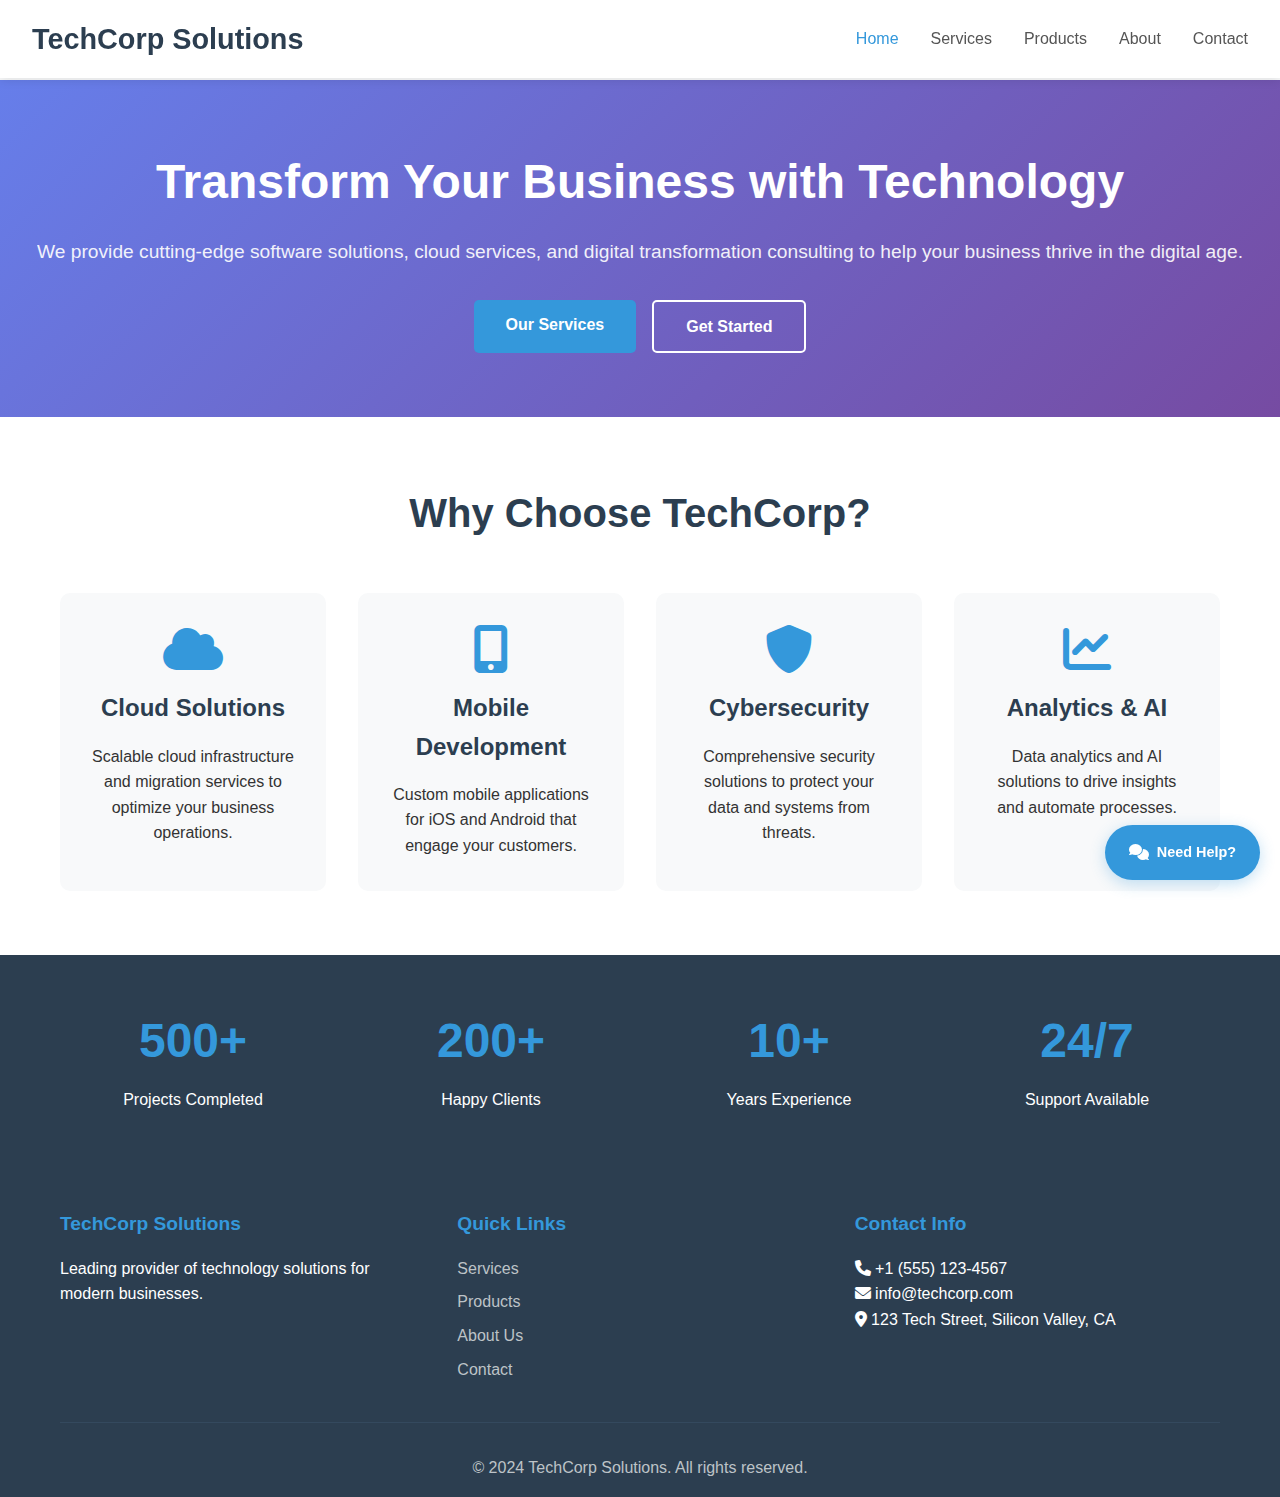
<file: frontend/static_pages/index.html>
<!DOCTYPE html>
<html lang="en">
<head>
    <meta charset="UTF-8">
    <meta name="viewport" content="width=device-width, initial-scale=1.0">
    <title>TechCorp Solutions - Your Technology Partner</title>
    <link rel="stylesheet" href="../styles/styles.css">
    <link href="https://cdnjs.cloudflare.com/ajax/libs/font-awesome/6.0.0/css/all.min.css" rel="stylesheet">
</head>
<body>
    <header class="header">
        <nav class="navbar">
            <div class="nav-brand">
                <h1>TechCorp Solutions</h1>
            </div>
            <ul class="nav-menu">
                <li><a href="index.html" class="nav-link active">Home</a></li>
                <li><a href="services.html" class="nav-link">Services</a></li>
                <li><a href="products.html" class="nav-link">Products</a></li>
                <li><a href="about.html" class="nav-link">About</a></li>
                <li><a href="contact.html" class="nav-link">Contact</a></li>
            </ul>
        </nav>
    </header>

    <main class="main-content">
        <section class="hero">
            <div class="hero-content">
                <h2>Transform Your Business with Technology</h2>
                <p>We provide cutting-edge software solutions, cloud services, and digital transformation consulting to help your business thrive in the digital age.</p>
                <div class="hero-buttons">
                    <a href="localhost:8000/services" class="btn btn-primary">Our Services</a>
                    <a href="localhost:8000/contact" class="btn btn-secondary">Get Started</a>
                </div>
            </div>
        </section>

        <section class="features">
            <div class="container">
                <h3>Why Choose TechCorp?</h3>
                <div class="features-grid">
                    <div class="feature-card">
                        <i class="fas fa-cloud"></i>
                        <h4>Cloud Solutions</h4>
                        <p>Scalable cloud infrastructure and migration services to optimize your business operations.</p>
                    </div>
                    <div class="feature-card">
                        <i class="fas fa-mobile-alt"></i>
                        <h4>Mobile Development</h4>
                        <p>Custom mobile applications for iOS and Android that engage your customers.</p>
                    </div>
                    <div class="feature-card">
                        <i class="fas fa-shield-alt"></i>
                        <h4>Cybersecurity</h4>
                        <p>Comprehensive security solutions to protect your data and systems from threats.</p>
                    </div>
                    <div class="feature-card">
                        <i class="fas fa-chart-line"></i>
                        <h4>Analytics & AI</h4>
                        <p>Data analytics and AI solutions to drive insights and automate processes.</p>
                    </div>
                </div>
            </div>
        </section>

        <section class="stats">
            <div class="container">
                <div class="stats-grid">
                    <div class="stat-item">
                        <h4>500+</h4>
                        <p>Projects Completed</p>
                    </div>
                    <div class="stat-item">
                        <h4>200+</h4>
                        <p>Happy Clients</p>
                    </div>
                    <div class="stat-item">
                        <h4>10+</h4>
                        <p>Years Experience</p>
                    </div>
                    <div class="stat-item">
                        <h4>24/7</h4>
                        <p>Support Available</p>
                    </div>
                </div>
            </div>
        </section>
    </main>

    <footer class="footer">
        <div class="container">
            <div class="footer-content">
                <div class="footer-section">
                    <h4>TechCorp Solutions</h4>
                    <p>Leading provider of technology solutions for modern businesses.</p>
                </div>
                <div class="footer-section">
                    <h4>Quick Links</h4>
                    <ul>
                        <li><a href="services.html">Services</a></li>
                        <li><a href="products.html">Products</a></li>
                        <li><a href="about.html">About Us</a></li>
                        <li><a href="contact.html">Contact</a></li>
                    </ul>
                </div>
                <div class="footer-section">
                    <h4>Contact Info</h4>
                    <p><i class="fas fa-phone"></i> +1 (555) 123-4567</p>
                    <p><i class="fas fa-envelope"></i> info@techcorp.com</p>
                    <p><i class="fas fa-map-marker-alt"></i> 123 Tech Street, Silicon Valley, CA</p>
                </div>
            </div>
            <div class="footer-bottom">
                <p>&copy; 2024 TechCorp Solutions. All rights reserved.</p>
            </div>
        </div>
    </footer>

    <!-- Chat Widget -->
    <div class="chat-widget" id="chatWidget">
        <div class="chat-toggle" id="chatToggle">
            <i class="fas fa-comments"></i>
            <span class="chat-badge">Need Help?</span>
        </div>
        <div class="chat-container" id="chatContainer">
            <div class="chat-header">
                <h4>Customer Support</h4>
                <button class="chat-close" id="chatClose">
                    <i class="fas fa-times"></i>
                </button>
            </div>
            <div class="chat-messages" id="chatMessages">
                <div class="message bot-message">
                    <p>Hi! I'm here to help you find information about our services and products. What can I help you with today?</p>
                </div>
            </div>
            <div class="chat-input">
                <input type="text" id="messageInput" placeholder="Ask me anything..." autocomplete="off">
                <button id="sendButton">
                    <i class="fas fa-paper-plane"></i>
                </button>
            </div>
        </div>
    </div>

    <script src="../scripts/script.js"></script>
</body>
</html>
</file>
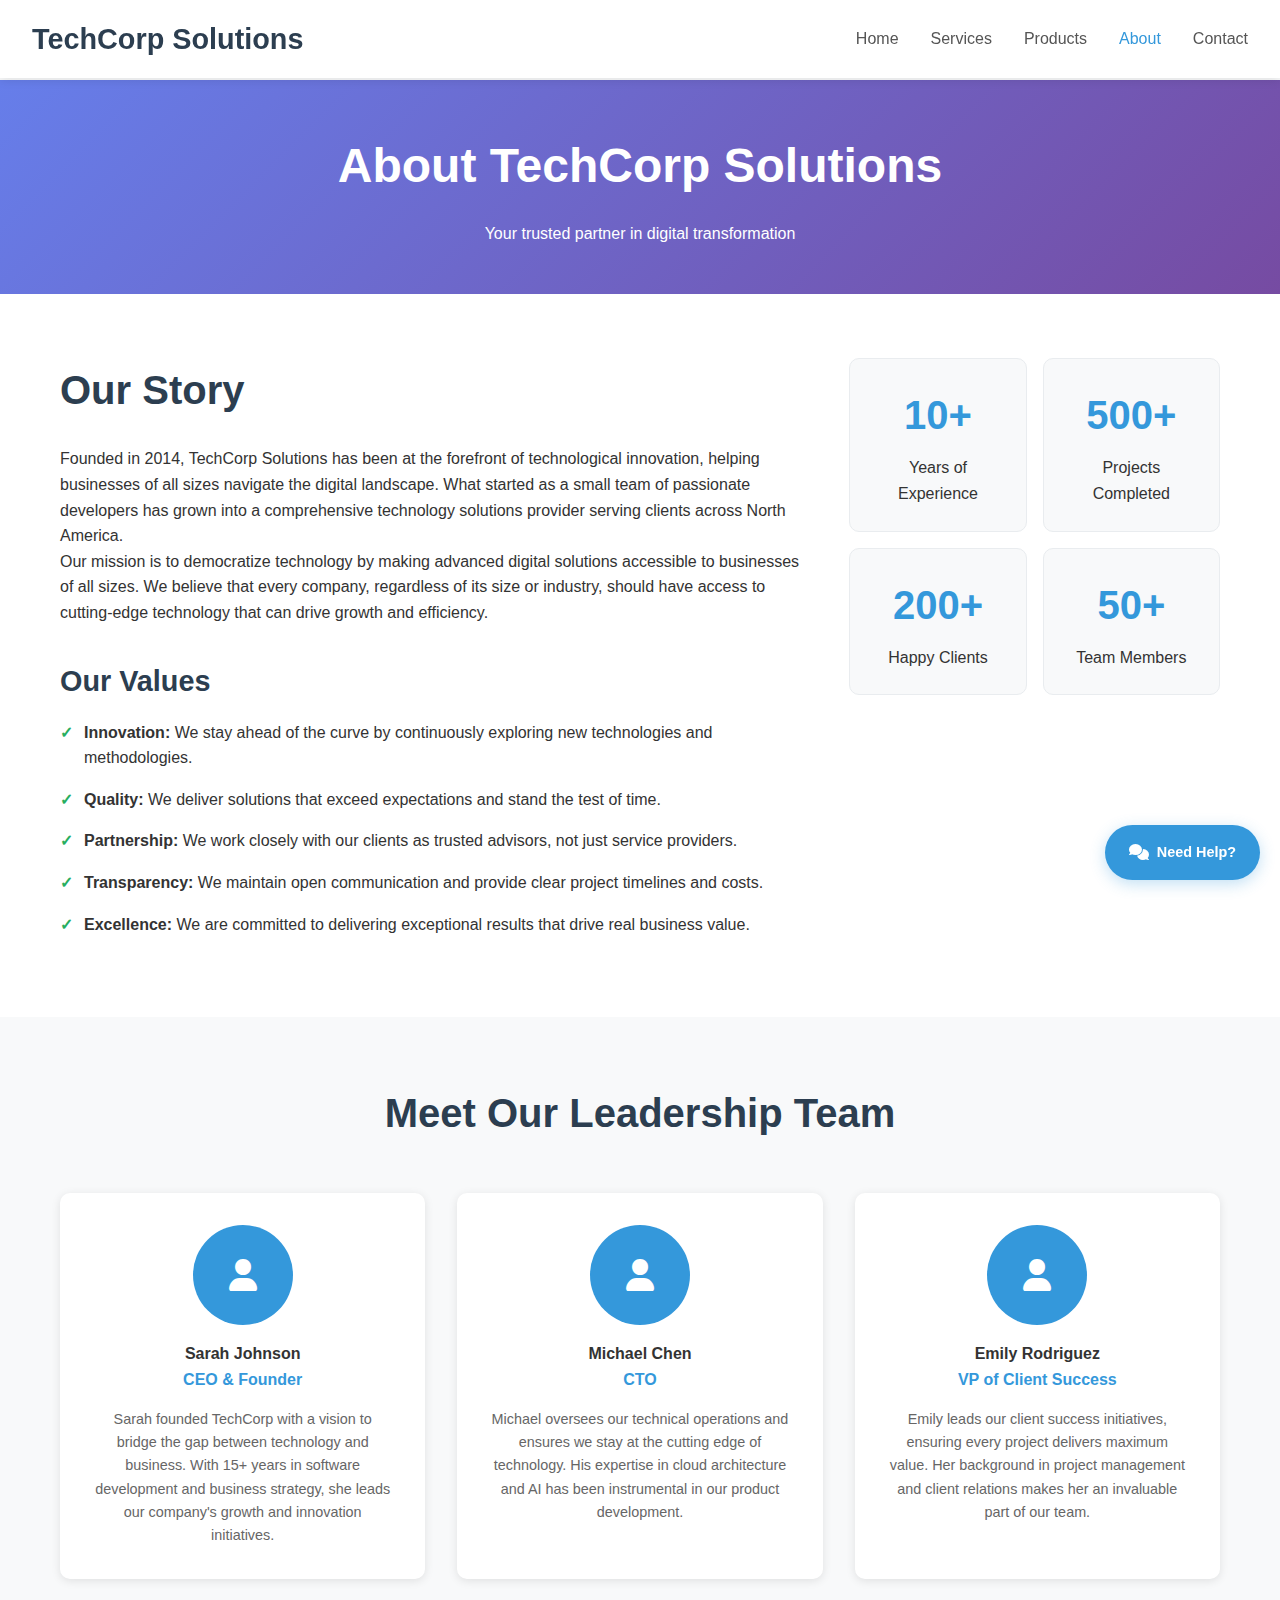
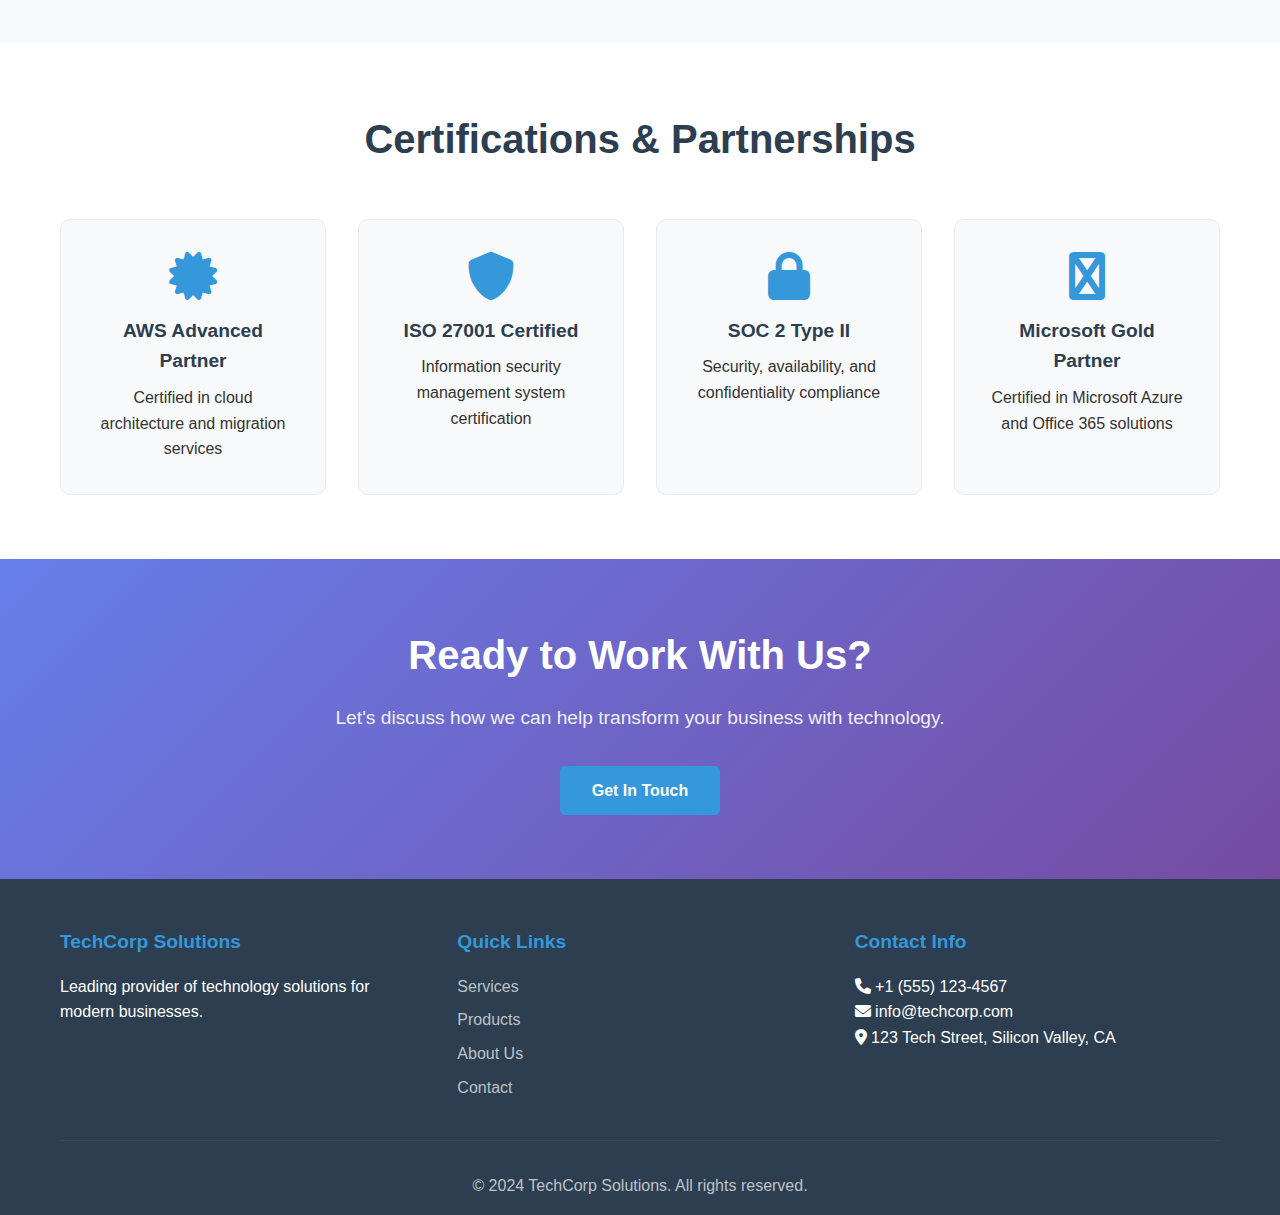
<file: frontend/static_pages/about.html>
<!DOCTYPE html>
<html lang="en">
<head>
    <meta charset="UTF-8">
    <meta name="viewport" content="width=device-width, initial-scale=1.0">
    <title>About Us - TechCorp Solutions</title>
    <link rel="stylesheet" href="../styles/styles.css">
    <link href="https://cdnjs.cloudflare.com/ajax/libs/font-awesome/6.0.0/css/all.min.css" rel="stylesheet">
</head>
<body>
    <header class="header">
        <nav class="navbar">
            <div class="nav-brand">
                <h1>TechCorp Solutions</h1>
            </div>
            <ul class="nav-menu">
                <li><a href="index.html" class="nav-link">Home</a></li>
                <li><a href="services.html" class="nav-link">Services</a></li>
                <li><a href="products.html" class="nav-link">Products</a></li>
                <li><a href="about.html" class="nav-link active">About</a></li>
                <li><a href="contact.html" class="nav-link">Contact</a></li>
            </ul>
        </nav>
    </header>

    <main class="main-content">
        <section class="page-header">
            <div class="container">
                <h1>About TechCorp Solutions</h1>
                <p>Your trusted partner in digital transformation</p>
            </div>
        </section>

        <section class="about-section">
            <div class="container">
                <div class="about-content">
                    <div class="about-text">
                        <h2>Our Story</h2>
                        <p>Founded in 2014, TechCorp Solutions has been at the forefront of technological innovation, helping businesses of all sizes navigate the digital landscape. What started as a small team of passionate developers has grown into a comprehensive technology solutions provider serving clients across North America.</p>
                        
                        <p>Our mission is to democratize technology by making advanced digital solutions accessible to businesses of all sizes. We believe that every company, regardless of its size or industry, should have access to cutting-edge technology that can drive growth and efficiency.</p>

                        <h3>Our Values</h3>
                        <ul class="values-list">
                            <li><strong>Innovation:</strong> We stay ahead of the curve by continuously exploring new technologies and methodologies.</li>
                            <li><strong>Quality:</strong> We deliver solutions that exceed expectations and stand the test of time.</li>
                            <li><strong>Partnership:</strong> We work closely with our clients as trusted advisors, not just service providers.</li>
                            <li><strong>Transparency:</strong> We maintain open communication and provide clear project timelines and costs.</li>
                            <li><strong>Excellence:</strong> We are committed to delivering exceptional results that drive real business value.</li>
                        </ul>
                    </div>

                    <div class="about-stats">
                        <div class="stat-card">
                            <h3>10+</h3>
                            <p>Years of Experience</p>
                        </div>
                        <div class="stat-card">
                            <h3>500+</h3>
                            <p>Projects Completed</p>
                        </div>
                        <div class="stat-card">
                            <h3>200+</h3>
                            <p>Happy Clients</p>
                        </div>
                        <div class="stat-card">
                            <h3>50+</h3>
                            <p>Team Members</p>
                        </div>
                    </div>
                </div>
            </div>
        </section>

        <section class="team-section">
            <div class="container">
                <h2>Meet Our Leadership Team</h2>
                <div class="team-grid">
                    <div class="team-member">
                        <div class="member-photo">
                            <i class="fas fa-user"></i>
                        </div>
                        <h4>Sarah Johnson</h4>
                        <p class="member-role">CEO & Founder</p>
                        <p class="member-bio">Sarah founded TechCorp with a vision to bridge the gap between technology and business. With 15+ years in software development and business strategy, she leads our company's growth and innovation initiatives.</p>
                    </div>
                    <div class="team-member">
                        <div class="member-photo">
                            <i class="fas fa-user"></i>
                        </div>
                        <h4>Michael Chen</h4>
                        <p class="member-role">CTO</p>
                        <p class="member-bio">Michael oversees our technical operations and ensures we stay at the cutting edge of technology. His expertise in cloud architecture and AI has been instrumental in our product development.</p>
                    </div>
                    <div class="team-member">
                        <div class="member-photo">
                            <i class="fas fa-user"></i>
                        </div>
                        <h4>Emily Rodriguez</h4>
                        <p class="member-role">VP of Client Success</p>
                        <p class="member-bio">Emily leads our client success initiatives, ensuring every project delivers maximum value. Her background in project management and client relations makes her an invaluable part of our team.</p>
                    </div>
                </div>
            </div>
        </section>

        <section class="certifications-section">
            <div class="container">
                <h2>Certifications & Partnerships</h2>
                <div class="certifications-grid">
                    <div class="cert-item">
                        <i class="fas fa-certificate"></i>
                        <h4>AWS Advanced Partner</h4>
                        <p>Certified in cloud architecture and migration services</p>
                    </div>
                    <div class="cert-item">
                        <i class="fas fa-shield-alt"></i>
                        <h4>ISO 27001 Certified</h4>
                        <p>Information security management system certification</p>
                    </div>
                    <div class="cert-item">
                        <i class="fas fa-lock"></i>
                        <h4>SOC 2 Type II</h4>
                        <p>Security, availability, and confidentiality compliance</p>
                    </div>
                    <div class="cert-item">
                        <i class="fas fa-microsoft"></i>
                        <h4>Microsoft Gold Partner</h4>
                        <p>Certified in Microsoft Azure and Office 365 solutions</p>
                    </div>
                </div>
            </div>
        </section>

        <section class="cta-section">
            <div class="container">
                <h2>Ready to Work With Us?</h2>
                <p>Let's discuss how we can help transform your business with technology.</p>
                <a href="contact.html" class="btn btn-primary">Get In Touch</a>
            </div>
        </section>
    </main>

    <footer class="footer">
        <div class="container">
            <div class="footer-content">
                <div class="footer-section">
                    <h4>TechCorp Solutions</h4>
                    <p>Leading provider of technology solutions for modern businesses.</p>
                </div>
                <div class="footer-section">
                    <h4>Quick Links</h4>
                    <ul>
                        <li><a href="services.html">Services</a></li>
                        <li><a href="products.html">Products</a></li>
                        <li><a href="about.html">About Us</a></li>
                        <li><a href="contact.html">Contact</a></li>
                    </ul>
                </div>
                <div class="footer-section">
                    <h4>Contact Info</h4>
                    <p><i class="fas fa-phone"></i> +1 (555) 123-4567</p>
                    <p><i class="fas fa-envelope"></i> info@techcorp.com</p>
                    <p><i class="fas fa-map-marker-alt"></i> 123 Tech Street, Silicon Valley, CA</p>
                </div>
            </div>
            <div class="footer-bottom">
                <p>&copy; 2024 TechCorp Solutions. All rights reserved.</p>
            </div>
        </div>
    </footer>

    <!-- Chat Widget -->
    <div class="chat-widget" id="chatWidget">
        <div class="chat-toggle" id="chatToggle">
            <i class="fas fa-comments"></i>
            <span class="chat-badge">Need Help?</span>
        </div>
        <div class="chat-container" id="chatContainer">
            <div class="chat-header">
                <h4>Customer Support</h4>
                <button class="chat-close" id="chatClose">
                    <i class="fas fa-times"></i>
                </button>
            </div>
            <div class="chat-messages" id="chatMessages">
                <div class="message bot-message">
                    <p>Hi! I'm here to help you find information about our services and products. What can I help you with today?</p>
                </div>
            </div>
            <div class="chat-input">
                <input type="text" id="messageInput" placeholder="Ask me anything..." autocomplete="off">
                <button id="sendButton">
                    <i class="fas fa-paper-plane"></i>
                </button>
            </div>
        </div>
    </div>

    <script src="../scripts/script.js"></script>
</body>
</html>
</file>
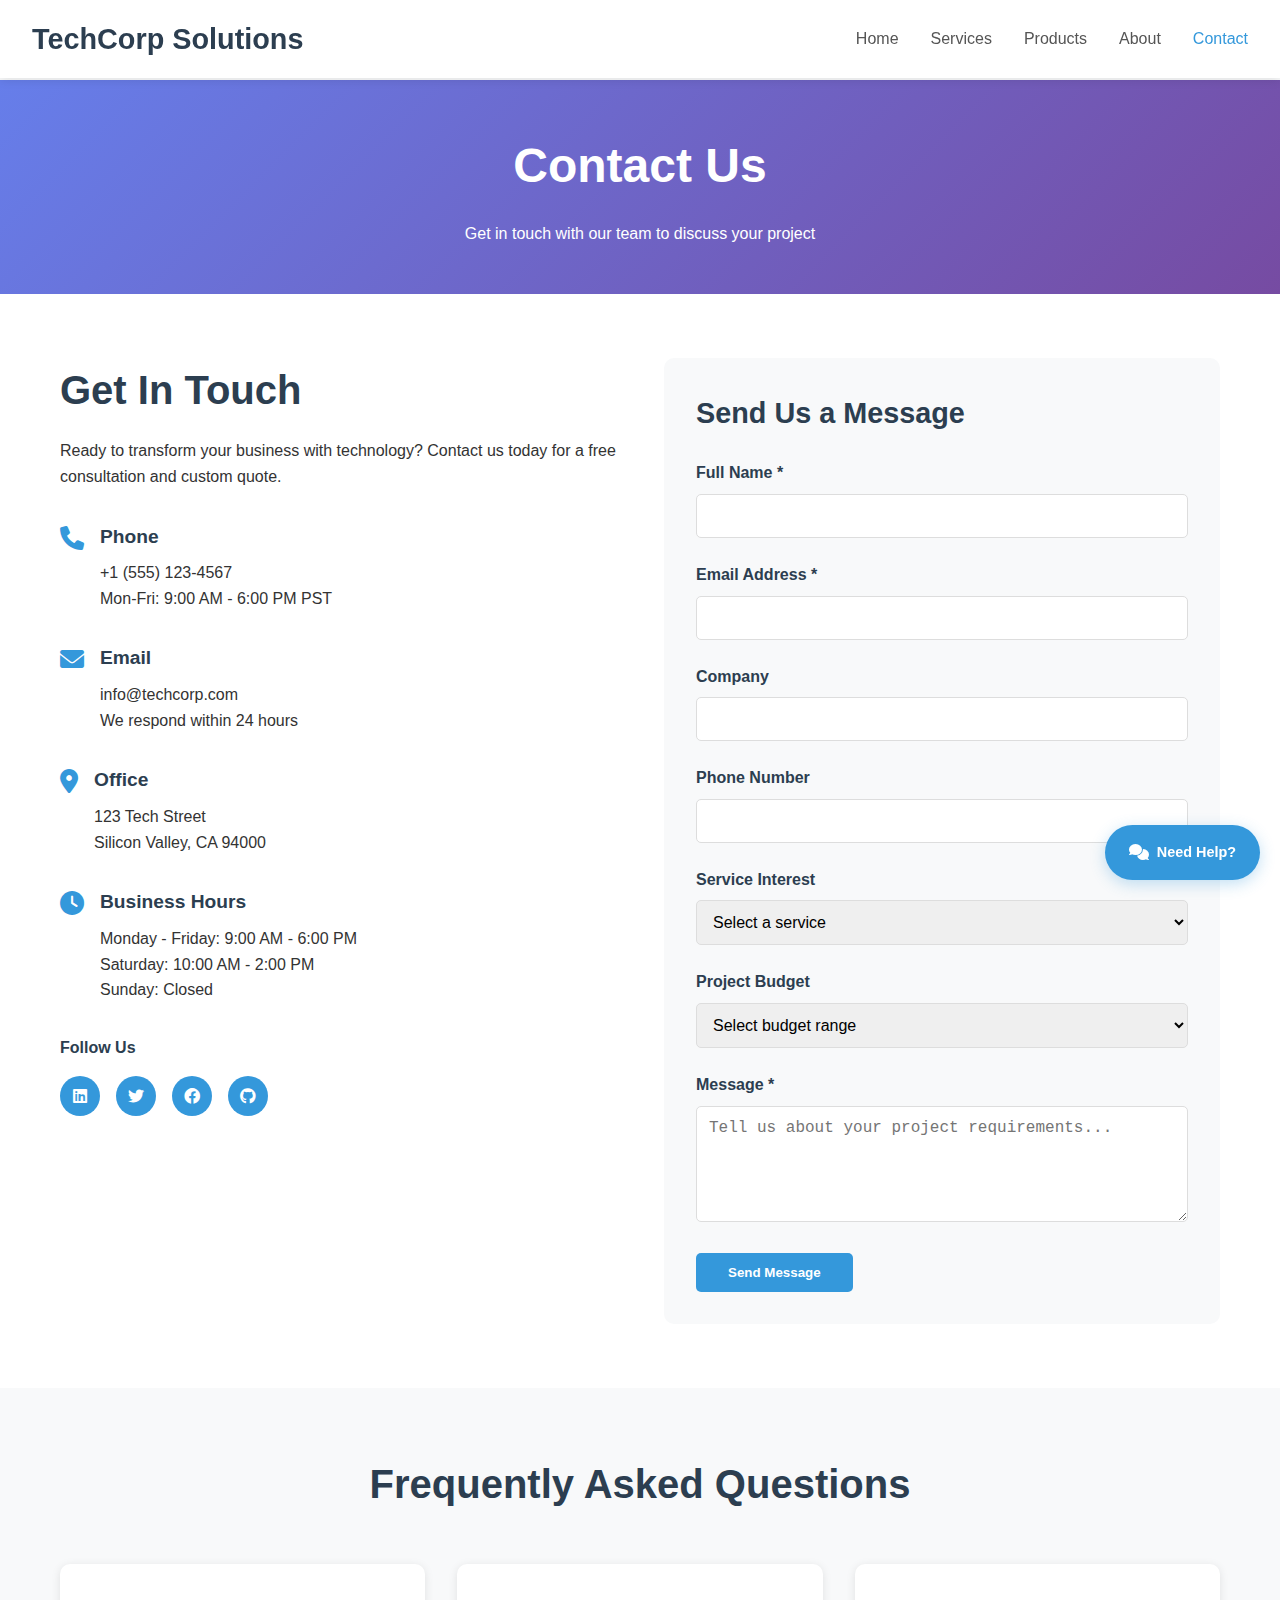
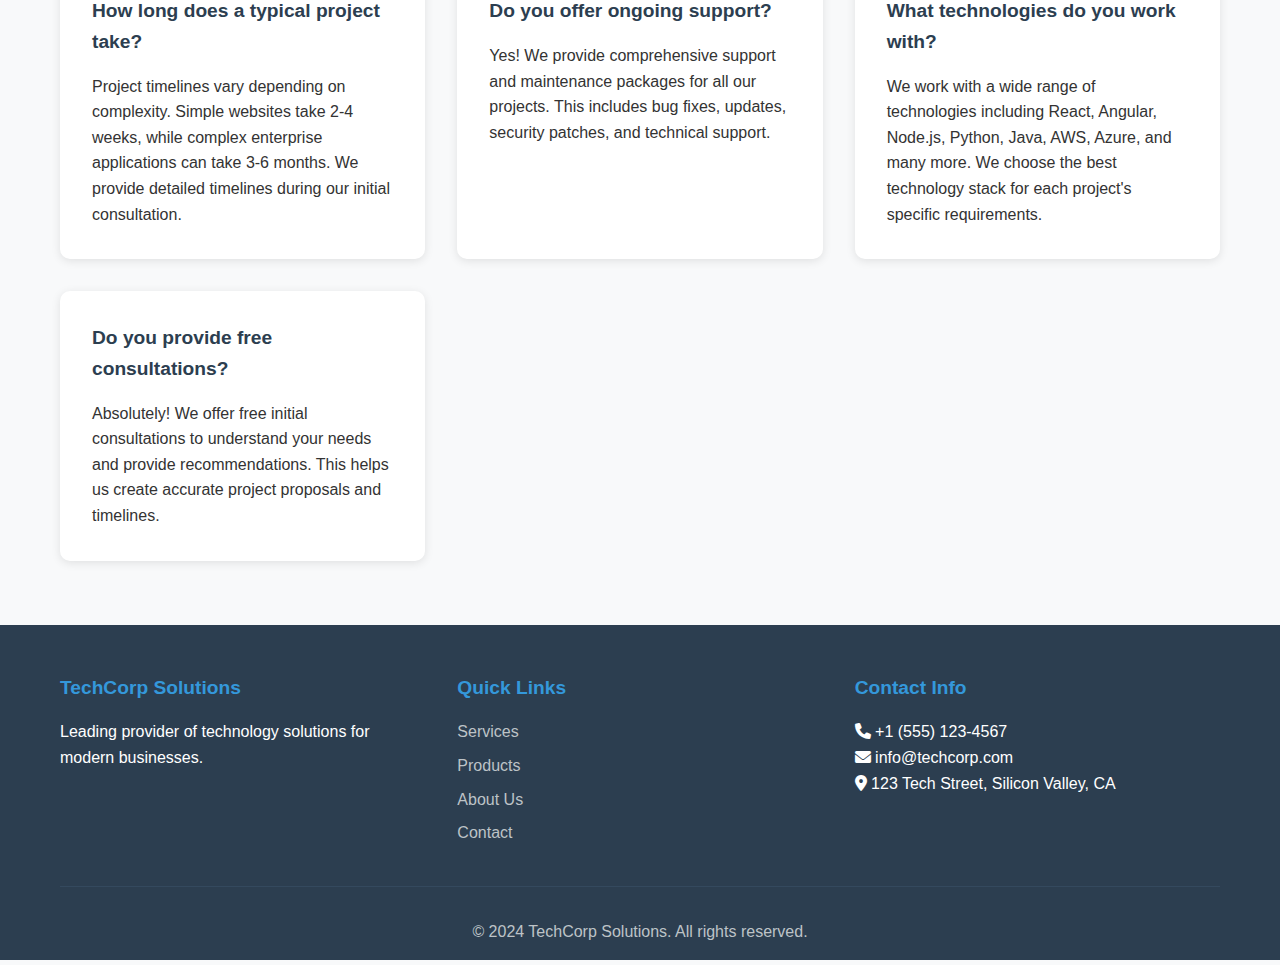
<file: frontend/static_pages/contact.html>
<!DOCTYPE html>
<html lang="en">
<head>
    <meta charset="UTF-8">
    <meta name="viewport" content="width=device-width, initial-scale=1.0">
    <title>Contact Us - TechCorp Solutions</title>
    <link rel="stylesheet" href="../styles/styles.css">
    <link href="https://cdnjs.cloudflare.com/ajax/libs/font-awesome/6.0.0/css/all.min.css" rel="stylesheet">
</head>
<body>
    <header class="header">
        <nav class="navbar">
            <div class="nav-brand">
                <h1>TechCorp Solutions</h1>
            </div>
            <ul class="nav-menu">
                <li><a href="index.html" class="nav-link">Home</a></li>
                <li><a href="services.html" class="nav-link">Services</a></li>
                <li><a href="products.html" class="nav-link">Products</a></li>
                <li><a href="about.html" class="nav-link">About</a></li>
                <li><a href="contact.html" class="nav-link active">Contact</a></li>
            </ul>
        </nav>
    </header>

    <main class="main-content">
        <section class="page-header">
            <div class="container">
                <h1>Contact Us</h1>
                <p>Get in touch with our team to discuss your project</p>
            </div>
        </section>

        <section class="contact-section">
            <div class="container">
                <div class="contact-content">
                    <div class="contact-info">
                        <h2>Get In Touch</h2>
                        <p>Ready to transform your business with technology? Contact us today for a free consultation and custom quote.</p>
                        
                        <div class="contact-methods">
                            <div class="contact-method">
                                <i class="fas fa-phone"></i>
                                <div>
                                    <h4>Phone</h4>
                                    <p>+1 (555) 123-4567</p>
                                    <p>Mon-Fri: 9:00 AM - 6:00 PM PST</p>
                                </div>
                            </div>
                            
                            <div class="contact-method">
                                <i class="fas fa-envelope"></i>
                                <div>
                                    <h4>Email</h4>
                                    <p>info@techcorp.com</p>
                                    <p>We respond within 24 hours</p>
                                </div>
                            </div>
                            
                            <div class="contact-method">
                                <i class="fas fa-map-marker-alt"></i>
                                <div>
                                    <h4>Office</h4>
                                    <p>123 Tech Street</p>
                                    <p>Silicon Valley, CA 94000</p>
                                </div>
                            </div>
                            
                            <div class="contact-method">
                                <i class="fas fa-clock"></i>
                                <div>
                                    <h4>Business Hours</h4>
                                    <p>Monday - Friday: 9:00 AM - 6:00 PM</p>
                                    <p>Saturday: 10:00 AM - 2:00 PM</p>
                                    <p>Sunday: Closed</p>
                                </div>
                            </div>
                        </div>

                        <div class="social-links">
                            <h4>Follow Us</h4>
                            <div class="social-icons">
                                <a href="#" class="social-link"><i class="fab fa-linkedin"></i></a>
                                <a href="#" class="social-link"><i class="fab fa-twitter"></i></a>
                                <a href="#" class="social-link"><i class="fab fa-facebook"></i></a>
                                <a href="#" class="social-link"><i class="fab fa-github"></i></a>
                            </div>
                        </div>
                    </div>

                    <div class="contact-form">
                        <h3>Send Us a Message</h3>
                        <form id="contactForm">
                            <div class="form-group">
                                <label for="name">Full Name *</label>
                                <input type="text" id="name" name="name" required>
                            </div>
                            
                            <div class="form-group">
                                <label for="email">Email Address *</label>
                                <input type="email" id="email" name="email" required>
                            </div>
                            
                            <div class="form-group">
                                <label for="company">Company</label>
                                <input type="text" id="company" name="company">
                            </div>
                            
                            <div class="form-group">
                                <label for="phone">Phone Number</label>
                                <input type="tel" id="phone" name="phone">
                            </div>
                            
                            <div class="form-group">
                                <label for="service">Service Interest</label>
                                <select id="service" name="service">
                                    <option value="">Select a service</option>
                                    <option value="cloud-migration">Cloud Migration</option>
                                    <option value="mobile-development">Mobile Development</option>
                                    <option value="cybersecurity">Cybersecurity</option>
                                    <option value="data-analytics">Data Analytics & AI</option>
                                    <option value="custom-software">Custom Software Development</option>
                                    <option value="it-support">IT Support & Maintenance</option>
                                    <option value="consultation">General Consultation</option>
                                </select>
                            </div>
                            
                            <div class="form-group">
                                <label for="budget">Project Budget</label>
                                <select id="budget" name="budget">
                                    <option value="">Select budget range</option>
                                    <option value="under-10k">Under $10,000</option>
                                    <option value="10k-50k">$10,000 - $50,000</option>
                                    <option value="50k-100k">$50,000 - $100,000</option>
                                    <option value="100k-plus">$100,000+</option>
                                    <option value="not-sure">Not sure yet</option>
                                </select>
                            </div>
                            
                            <div class="form-group">
                                <label for="message">Message *</label>
                                <textarea id="message" name="message" rows="5" placeholder="Tell us about your project requirements..." required></textarea>
                            </div>
                            
                            <button type="submit" class="btn btn-primary">Send Message</button>
                        </form>
                    </div>
                </div>
            </div>
        </section>

        <section class="faq-section">
            <div class="container">
                <h2>Frequently Asked Questions</h2>
                <div class="faq-grid">
                    <div class="faq-item">
                        <h4>How long does a typical project take?</h4>
                        <p>Project timelines vary depending on complexity. Simple websites take 2-4 weeks, while complex enterprise applications can take 3-6 months. We provide detailed timelines during our initial consultation.</p>
                    </div>
                    
                    <div class="faq-item">
                        <h4>Do you offer ongoing support?</h4>
                        <p>Yes! We provide comprehensive support and maintenance packages for all our projects. This includes bug fixes, updates, security patches, and technical support.</p>
                    </div>
                    
                    <div class="faq-item">
                        <h4>What technologies do you work with?</h4>
                        <p>We work with a wide range of technologies including React, Angular, Node.js, Python, Java, AWS, Azure, and many more. We choose the best technology stack for each project's specific requirements.</p>
                    </div>
                    
                    <div class="faq-item">
                        <h4>Do you provide free consultations?</h4>
                        <p>Absolutely! We offer free initial consultations to understand your needs and provide recommendations. This helps us create accurate project proposals and timelines.</p>
                    </div>
                </div>
            </div>
        </section>
    </main>

    <footer class="footer">
        <div class="container">
            <div class="footer-content">
                <div class="footer-section">
                    <h4>TechCorp Solutions</h4>
                    <p>Leading provider of technology solutions for modern businesses.</p>
                </div>
                <div class="footer-section">
                    <h4>Quick Links</h4>
                    <ul>
                        <li><a href="services.html">Services</a></li>
                        <li><a href="products.html">Products</a></li>
                        <li><a href="about.html">About Us</a></li>
                        <li><a href="contact.html">Contact</a></li>
                    </ul>
                </div>
                <div class="footer-section">
                    <h4>Contact Info</h4>
                    <p><i class="fas fa-phone"></i> +1 (555) 123-4567</p>
                    <p><i class="fas fa-envelope"></i> info@techcorp.com</p>
                    <p><i class="fas fa-map-marker-alt"></i> 123 Tech Street, Silicon Valley, CA</p>
                </div>
            </div>
            <div class="footer-bottom">
                <p>&copy; 2024 TechCorp Solutions. All rights reserved.</p>
            </div>
        </div>
    </footer>

    <!-- Chat Widget -->
    <div class="chat-widget" id="chatWidget">
        <div class="chat-toggle" id="chatToggle">
            <i class="fas fa-comments"></i>
            <span class="chat-badge">Need Help?</span>
        </div>
        <div class="chat-container" id="chatContainer">
            <div class="chat-header">
                <h4>Customer Support</h4>
                <button class="chat-close" id="chatClose">
                    <i class="fas fa-times"></i>
                </button>
            </div>
            <div class="chat-messages" id="chatMessages">
                <div class="message bot-message">
                    <p>Hi! I'm here to help you find information about our services and products. What can I help you with today?</p>
                </div>
            </div>
            <div class="chat-input">
                <input type="text" id="messageInput" placeholder="Ask me anything..." autocomplete="off">
                <button id="sendButton">
                    <i class="fas fa-paper-plane"></i>
                </button>
            </div>
        </div>
    </div>

    <script src="../scripts/script.js"></script>
</body>
</html>
</file>
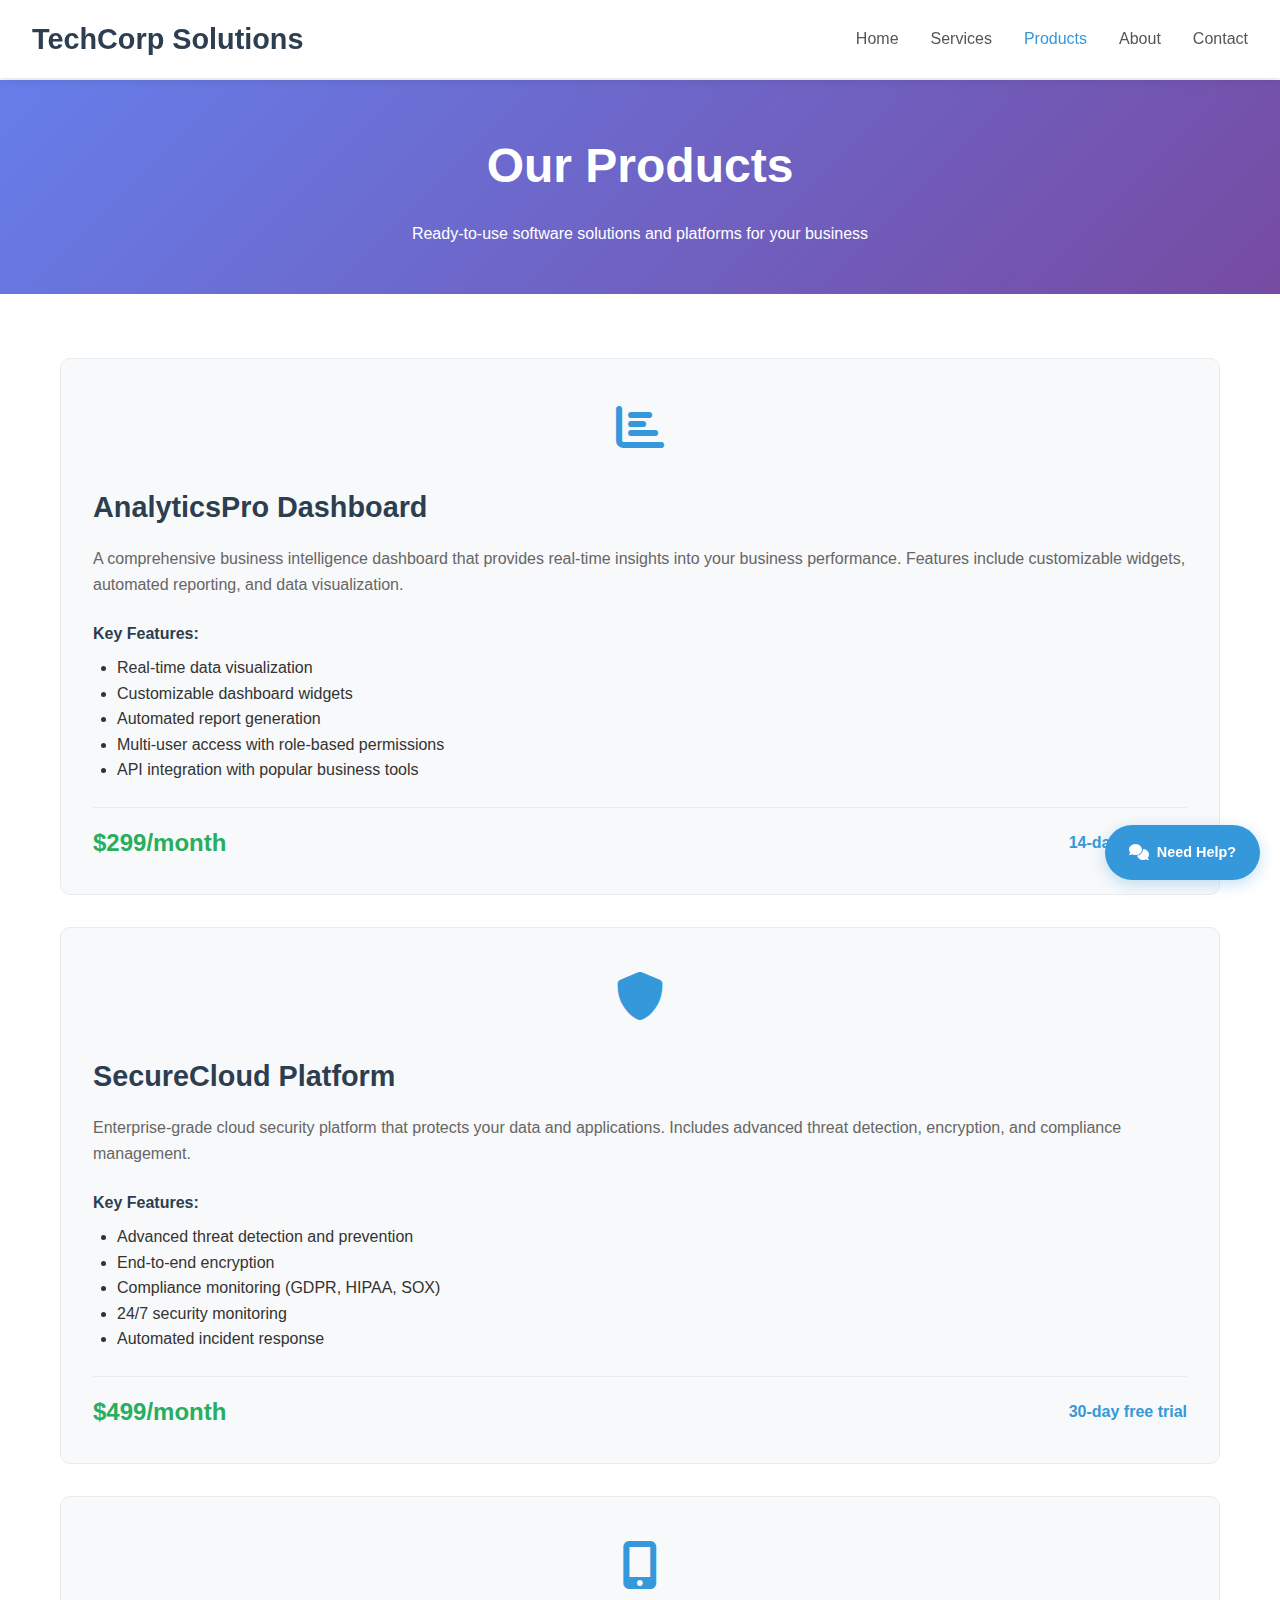
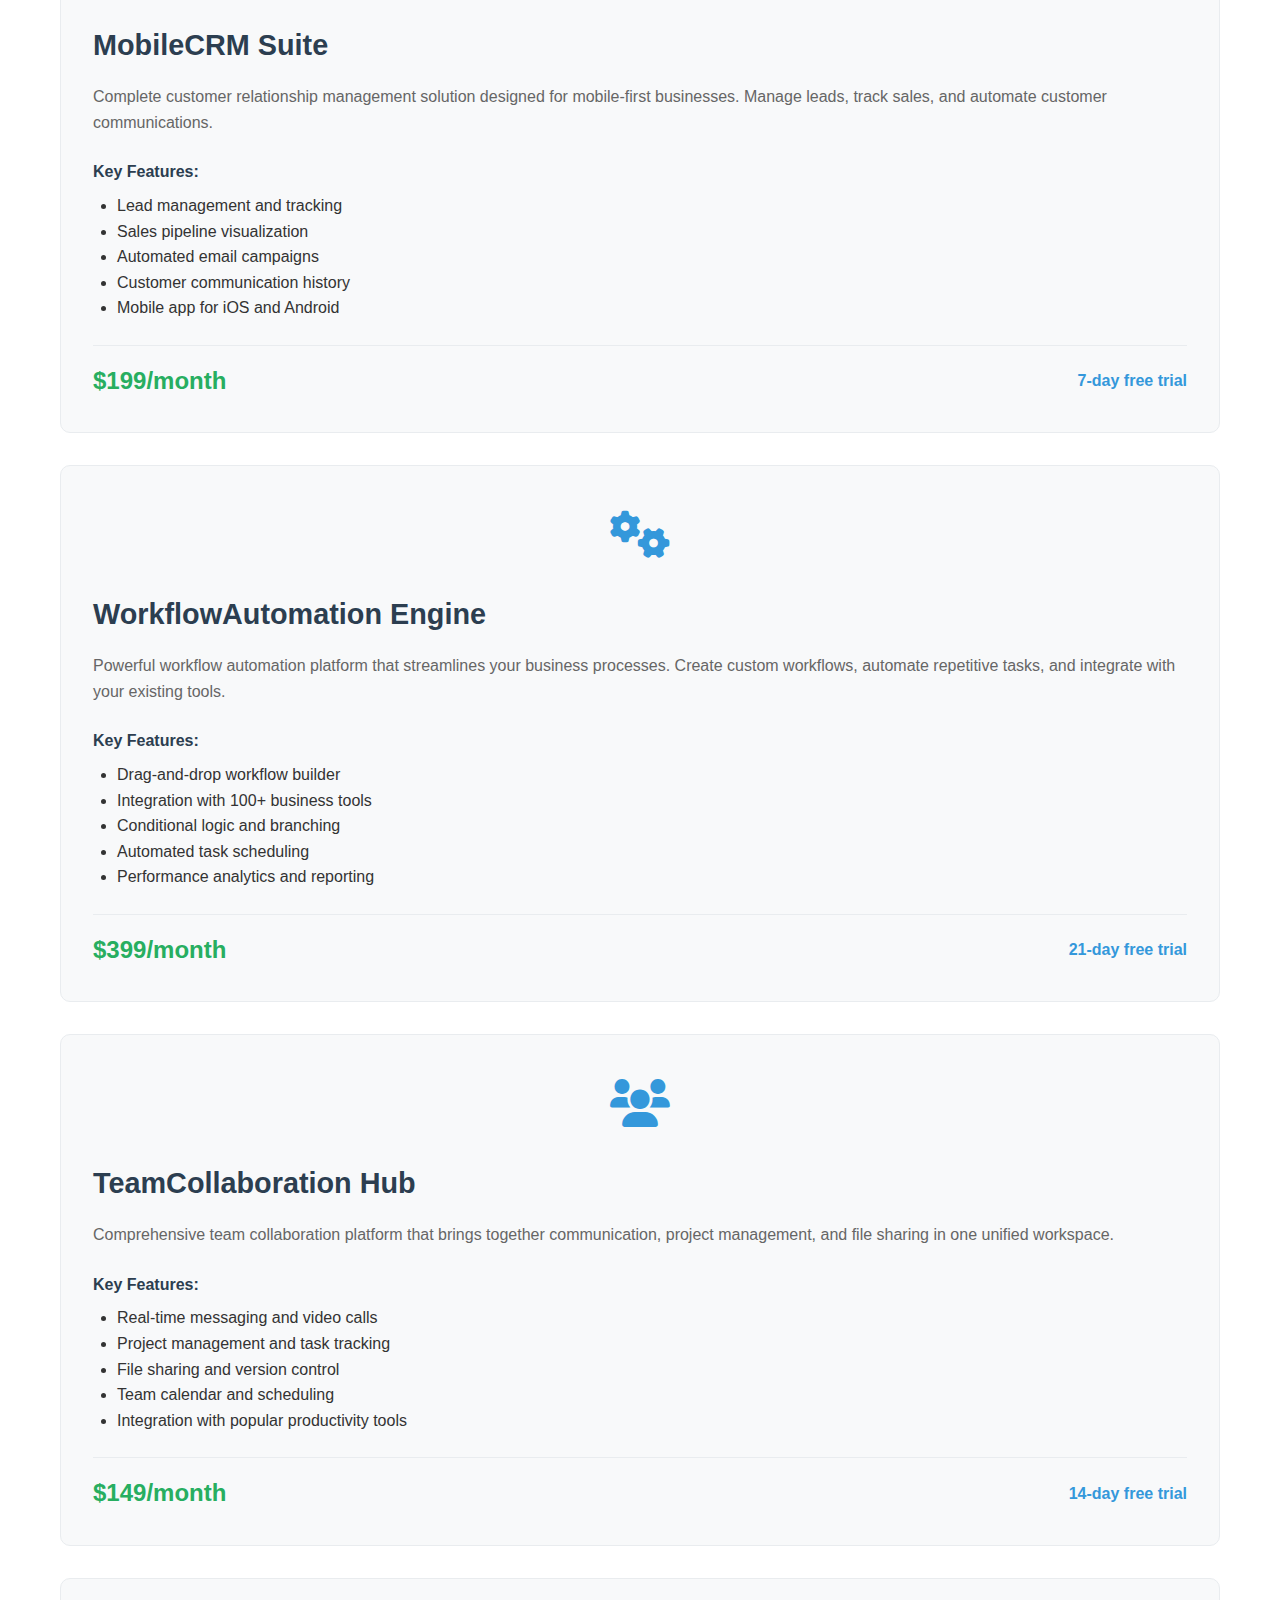
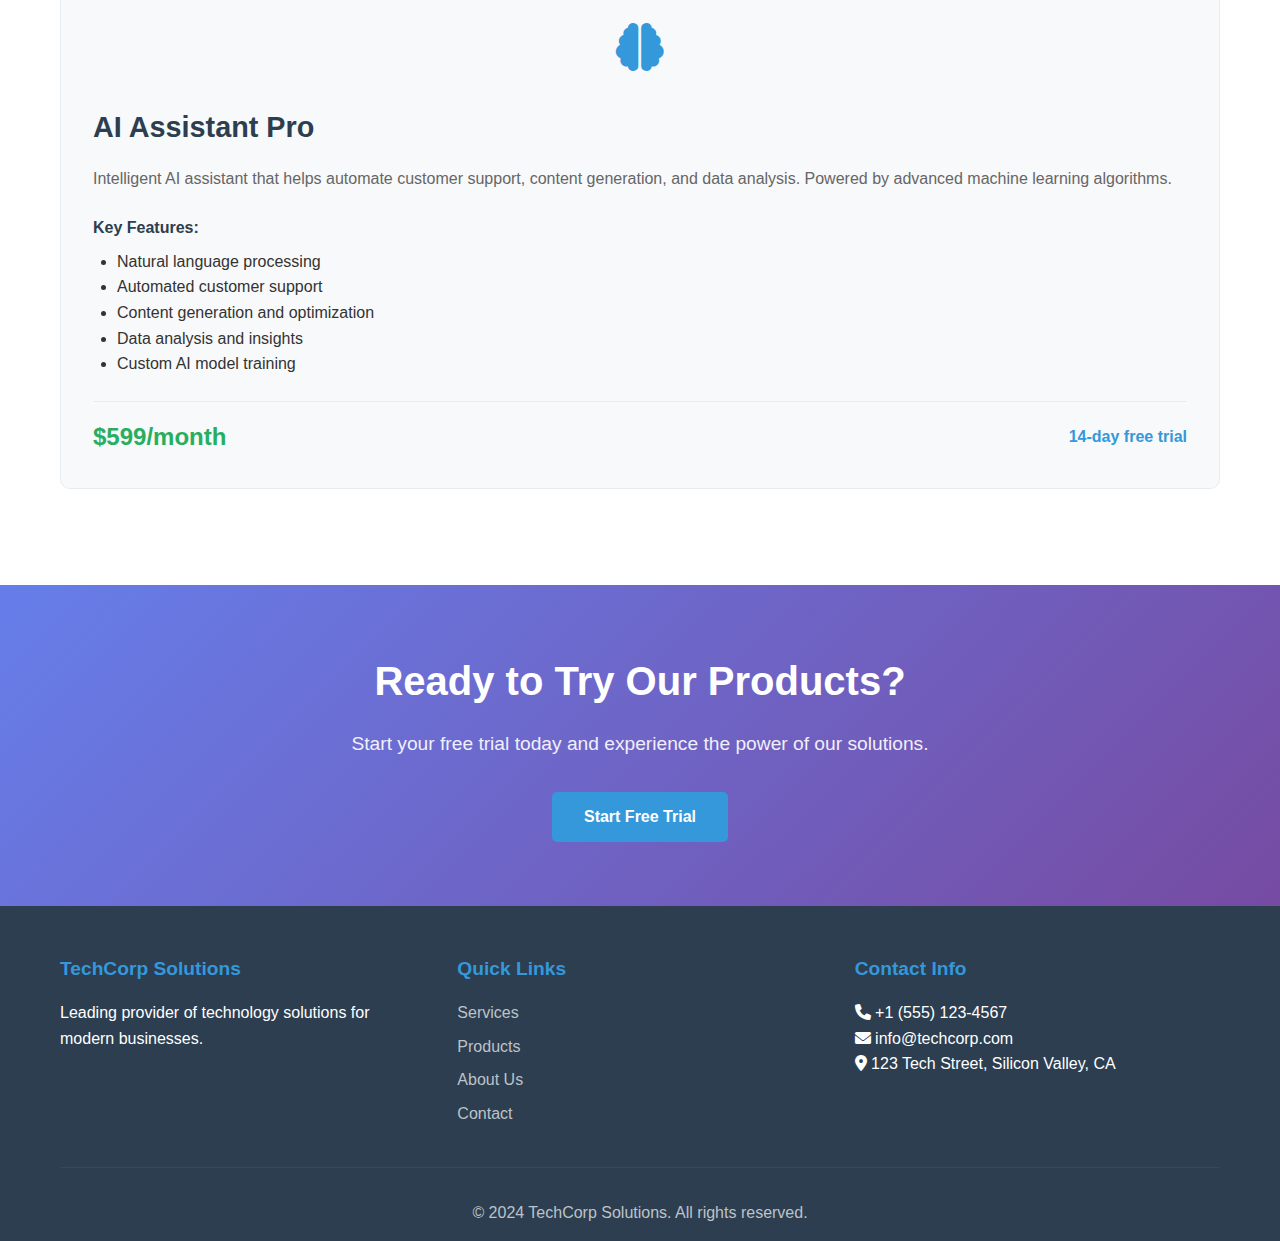
<file: frontend/static_pages/products.html>
<!DOCTYPE html>
<html lang="en">
<head>
    <meta charset="UTF-8">
    <meta name="viewport" content="width=device-width, initial-scale=1.0">
    <title>Products - TechCorp Solutions</title>
    <link rel="stylesheet" href="../styles/styles.css">
    <link href="https://cdnjs.cloudflare.com/ajax/libs/font-awesome/6.0.0/css/all.min.css" rel="stylesheet">
</head>
<body>
    <header class="header">
        <nav class="navbar">
            <div class="nav-brand">
                <h1>TechCorp Solutions</h1>
            </div>
            <ul class="nav-menu">
                <li><a href="index.html" class="nav-link">Home</a></li>
                <li><a href="services.html" class="nav-link">Services</a></li>
                <li><a href="products.html" class="nav-link active">Products</a></li>
                <li><a href="about.html" class="nav-link">About</a></li>
                <li><a href="contact.html" class="nav-link">Contact</a></li>
            </ul>
        </nav>
    </header>

    <main class="main-content">
        <section class="page-header">
            <div class="container">
                <h1>Our Products</h1>
                <p>Ready-to-use software solutions and platforms for your business</p>
            </div>
        </section>

        <section class="products-section">
            <div class="container">
                <div class="product-card">
                    <div class="product-image">
                        <i class="fas fa-chart-bar"></i>
                    </div>
                    <h3>AnalyticsPro Dashboard</h3>
                    <p class="product-description">A comprehensive business intelligence dashboard that provides real-time insights into your business performance. Features include customizable widgets, automated reporting, and data visualization.</p>
                    <div class="product-features">
                        <h4>Key Features:</h4>
                        <ul>
                            <li>Real-time data visualization</li>
                            <li>Customizable dashboard widgets</li>
                            <li>Automated report generation</li>
                            <li>Multi-user access with role-based permissions</li>
                            <li>API integration with popular business tools</li>
                        </ul>
                    </div>
                    <div class="product-pricing">
                        <span class="price">$299/month</span>
                        <span class="trial">14-day free trial</span>
                    </div>
                </div>

                <div class="product-card">
                    <div class="product-image">
                        <i class="fas fa-shield-alt"></i>
                    </div>
                    <h3>SecureCloud Platform</h3>
                    <p class="product-description">Enterprise-grade cloud security platform that protects your data and applications. Includes advanced threat detection, encryption, and compliance management.</p>
                    <div class="product-features">
                        <h4>Key Features:</h4>
                        <ul>
                            <li>Advanced threat detection and prevention</li>
                            <li>End-to-end encryption</li>
                            <li>Compliance monitoring (GDPR, HIPAA, SOX)</li>
                            <li>24/7 security monitoring</li>
                            <li>Automated incident response</li>
                        </ul>
                    </div>
                    <div class="product-pricing">
                        <span class="price">$499/month</span>
                        <span class="trial">30-day free trial</span>
                    </div>
                </div>

                <div class="product-card">
                    <div class="product-image">
                        <i class="fas fa-mobile-alt"></i>
                    </div>
                    <h3>MobileCRM Suite</h3>
                    <p class="product-description">Complete customer relationship management solution designed for mobile-first businesses. Manage leads, track sales, and automate customer communications.</p>
                    <div class="product-features">
                        <h4>Key Features:</h4>
                        <ul>
                            <li>Lead management and tracking</li>
                            <li>Sales pipeline visualization</li>
                            <li>Automated email campaigns</li>
                            <li>Customer communication history</li>
                            <li>Mobile app for iOS and Android</li>
                        </ul>
                    </div>
                    <div class="product-pricing">
                        <span class="price">$199/month</span>
                        <span class="trial">7-day free trial</span>
                    </div>
                </div>

                <div class="product-card">
                    <div class="product-image">
                        <i class="fas fa-cogs"></i>
                    </div>
                    <h3>WorkflowAutomation Engine</h3>
                    <p class="product-description">Powerful workflow automation platform that streamlines your business processes. Create custom workflows, automate repetitive tasks, and integrate with your existing tools.</p>
                    <div class="product-features">
                        <h4>Key Features:</h4>
                        <ul>
                            <li>Drag-and-drop workflow builder</li>
                            <li>Integration with 100+ business tools</li>
                            <li>Conditional logic and branching</li>
                            <li>Automated task scheduling</li>
                            <li>Performance analytics and reporting</li>
                        </ul>
                    </div>
                    <div class="product-pricing">
                        <span class="price">$399/month</span>
                        <span class="trial">21-day free trial</span>
                    </div>
                </div>

                <div class="product-card">
                    <div class="product-image">
                        <i class="fas fa-users"></i>
                    </div>
                    <h3>TeamCollaboration Hub</h3>
                    <p class="product-description">Comprehensive team collaboration platform that brings together communication, project management, and file sharing in one unified workspace.</p>
                    <div class="product-features">
                        <h4>Key Features:</h4>
                        <ul>
                            <li>Real-time messaging and video calls</li>
                            <li>Project management and task tracking</li>
                            <li>File sharing and version control</li>
                            <li>Team calendar and scheduling</li>
                            <li>Integration with popular productivity tools</li>
                        </ul>
                    </div>
                    <div class="product-pricing">
                        <span class="price">$149/month</span>
                        <span class="trial">14-day free trial</span>
                    </div>
                </div>

                <div class="product-card">
                    <div class="product-image">
                        <i class="fas fa-brain"></i>
                    </div>
                    <h3>AI Assistant Pro</h3>
                    <p class="product-description">Intelligent AI assistant that helps automate customer support, content generation, and data analysis. Powered by advanced machine learning algorithms.</p>
                    <div class="product-features">
                        <h4>Key Features:</h4>
                        <ul>
                            <li>Natural language processing</li>
                            <li>Automated customer support</li>
                            <li>Content generation and optimization</li>
                            <li>Data analysis and insights</li>
                            <li>Custom AI model training</li>
                        </ul>
                    </div>
                    <div class="product-pricing">
                        <span class="price">$599/month</span>
                        <span class="trial">14-day free trial</span>
                    </div>
                </div>
            </div>
        </section>

        <section class="cta-section">
            <div class="container">
                <h2>Ready to Try Our Products?</h2>
                <p>Start your free trial today and experience the power of our solutions.</p>
                <a href="contact.html" class="btn btn-primary">Start Free Trial</a>
            </div>
        </section>
    </main>

    <footer class="footer">
        <div class="container">
            <div class="footer-content">
                <div class="footer-section">
                    <h4>TechCorp Solutions</h4>
                    <p>Leading provider of technology solutions for modern businesses.</p>
                </div>
                <div class="footer-section">
                    <h4>Quick Links</h4>
                    <ul>
                        <li><a href="services.html">Services</a></li>
                        <li><a href="products.html">Products</a></li>
                        <li><a href="about.html">About Us</a></li>
                        <li><a href="contact.html">Contact</a></li>
                    </ul>
                </div>
                <div class="footer-section">
                    <h4>Contact Info</h4>
                    <p><i class="fas fa-phone"></i> +1 (555) 123-4567</p>
                    <p><i class="fas fa-envelope"></i> info@techcorp.com</p>
                    <p><i class="fas fa-map-marker-alt"></i> 123 Tech Street, Silicon Valley, CA</p>
                </div>
            </div>
            <div class="footer-bottom">
                <p>&copy; 2024 TechCorp Solutions. All rights reserved.</p>
            </div>
        </div>
    </footer>

    <!-- Chat Widget -->
    <div class="chat-widget" id="chatWidget">
        <div class="chat-toggle" id="chatToggle">
            <i class="fas fa-comments"></i>
            <span class="chat-badge">Need Help?</span>
        </div>
        <div class="chat-container" id="chatContainer">
            <div class="chat-header">
                <h4>Customer Support</h4>
                <button class="chat-close" id="chatClose">
                    <i class="fas fa-times"></i>
                </button>
            </div>
            <div class="chat-messages" id="chatMessages">
                <div class="message bot-message">
                    <p>Hi! I'm here to help you find information about our services and products. What can I help you with today?</p>
                </div>
            </div>
            <div class="chat-input">
                <input type="text" id="messageInput" placeholder="Ask me anything..." autocomplete="off">
                <button id="sendButton">
                    <i class="fas fa-paper-plane"></i>
                </button>
            </div>
        </div>
    </div>

    <script src="../scripts/script.js"></script>
</body>
</html>
</file>
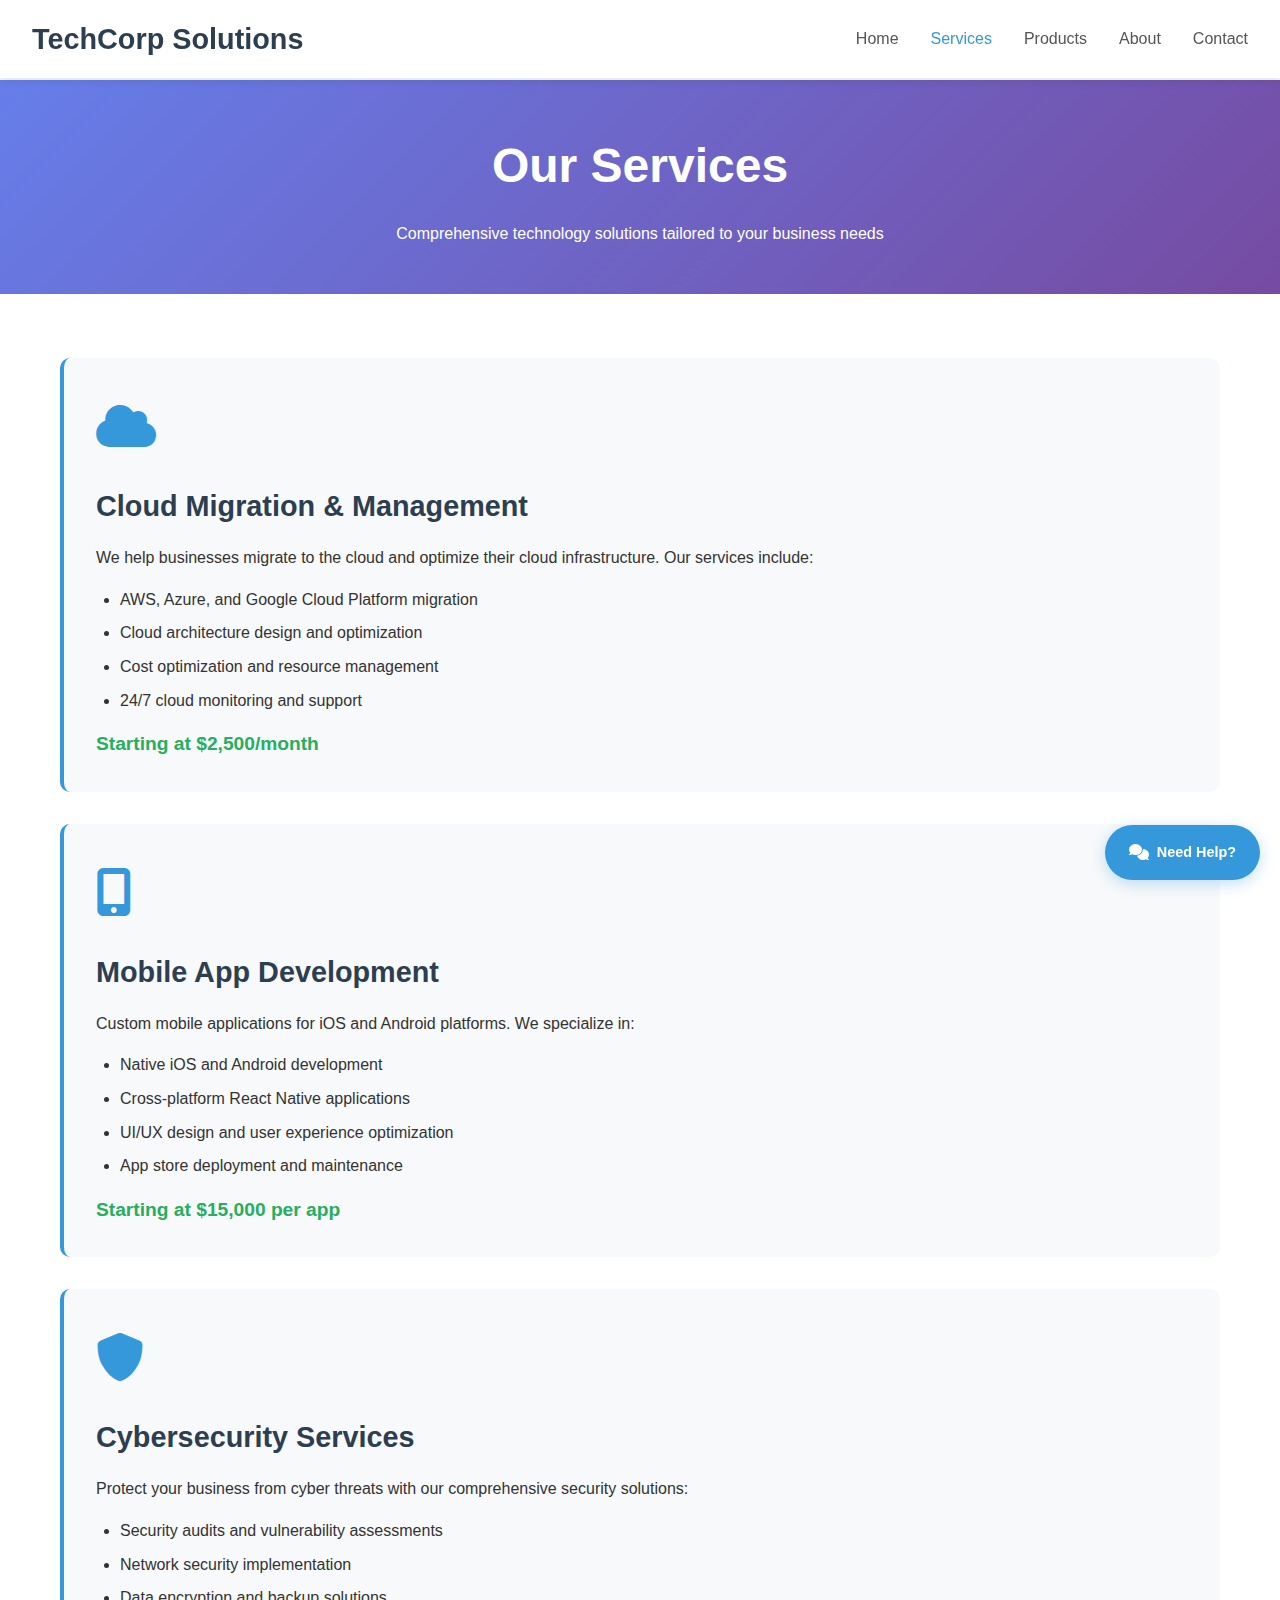
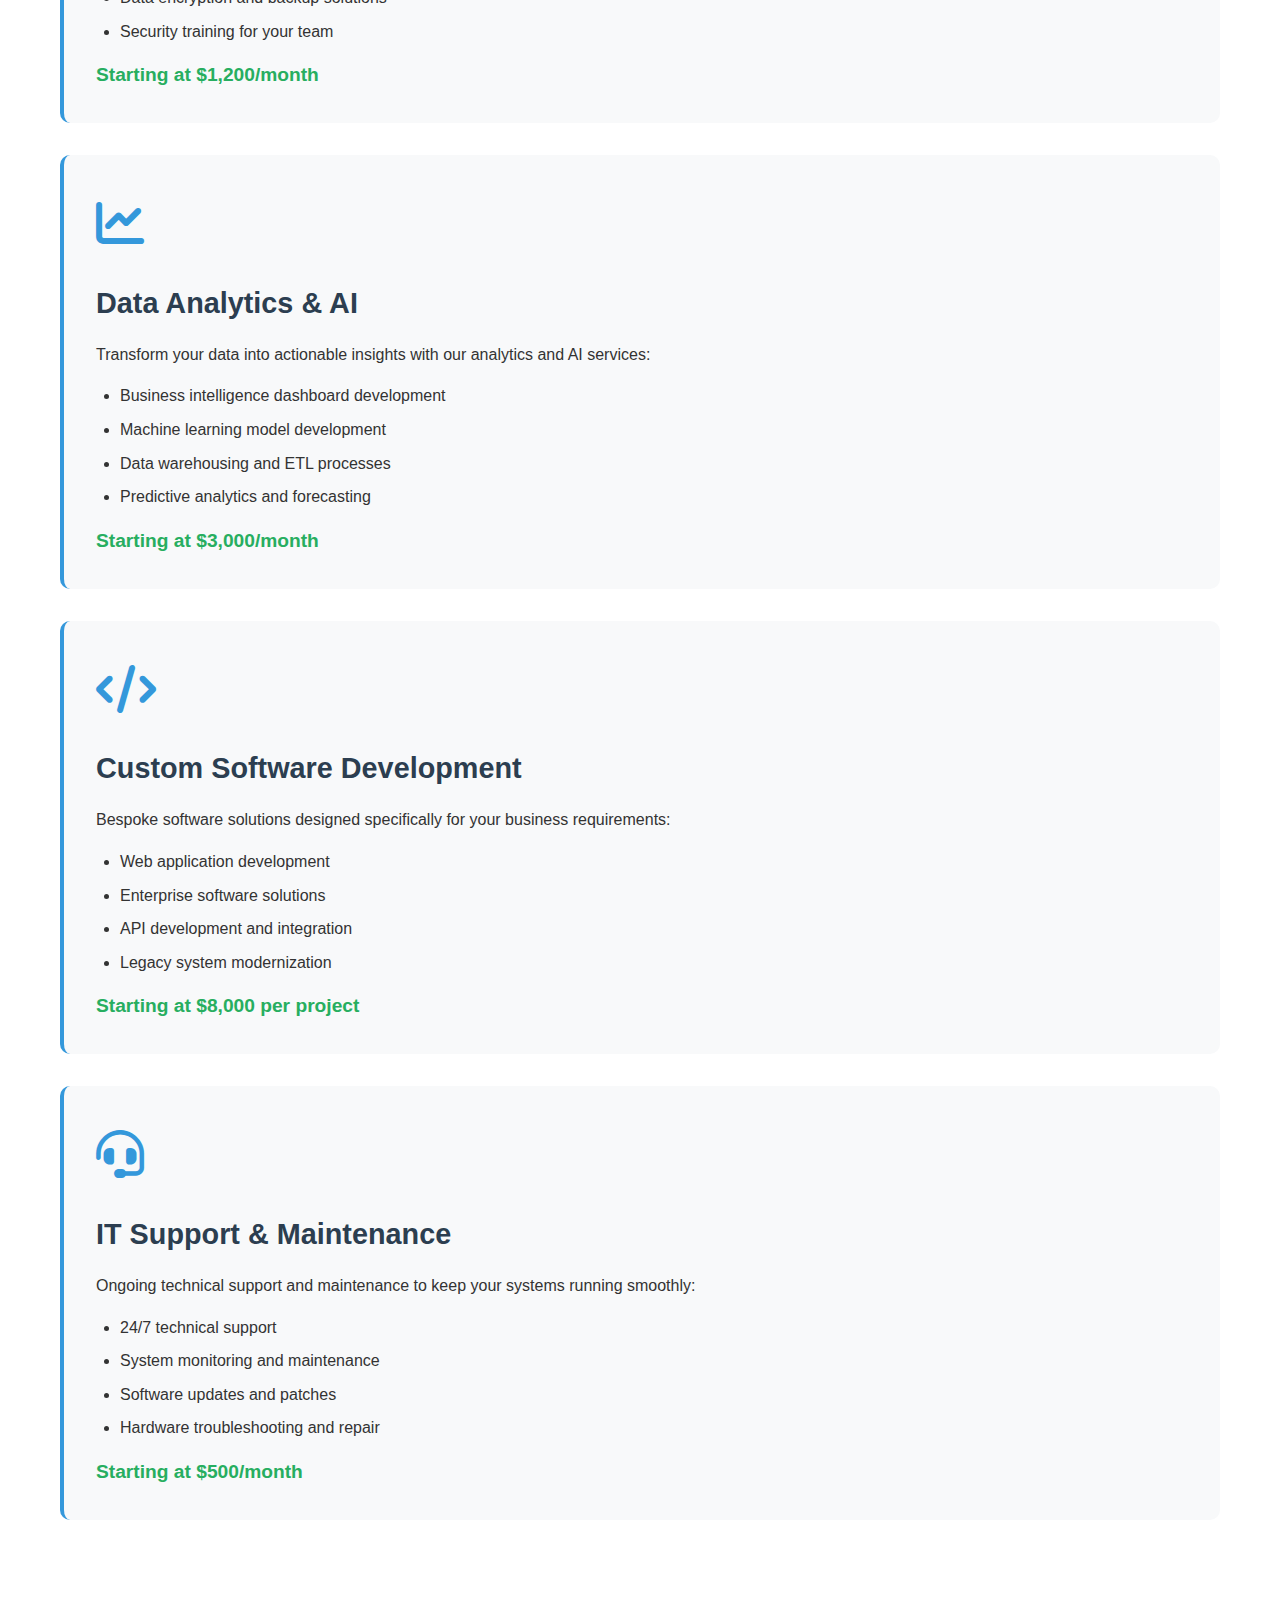
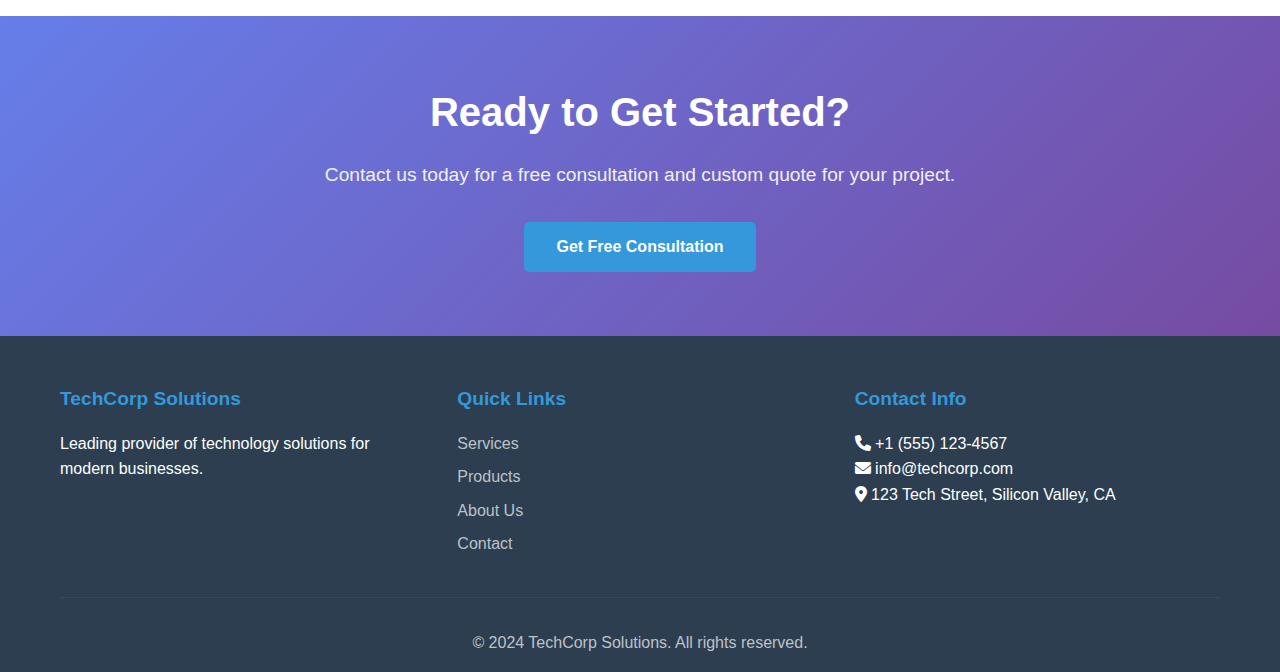
<file: frontend/static_pages/services.html>
<!DOCTYPE html>
<html lang="en">
<head>
    <meta charset="UTF-8">
    <meta name="viewport" content="width=device-width, initial-scale=1.0">
    <title>Services - TechCorp Solutions</title>
    <link rel="stylesheet" href="../styles/styles.css">
    <link href="https://cdnjs.cloudflare.com/ajax/libs/font-awesome/6.0.0/css/all.min.css" rel="stylesheet">
</head>
<body>
    <header class="header">
        <nav class="navbar">
            <div class="nav-brand">
                <h1>TechCorp Solutions</h1>
            </div>
            <ul class="nav-menu">
                <li><a href="index.html" class="nav-link">Home</a></li>
                <li><a href="services.html" class="nav-link active">Services</a></li>
                <li><a href="products.html" class="nav-link">Products</a></li>
                <li><a href="about.html" class="nav-link">About</a></li>
                <li><a href="contact.html" class="nav-link">Contact</a></li>
            </ul>
        </nav>
    </header>

    <main class="main-content">
        <section class="page-header">
            <div class="container">
                <h1>Our Services</h1>
                <p>Comprehensive technology solutions tailored to your business needs</p>
            </div>
        </section>

        <section class="services-section">
            <div class="container">
                <div class="service-card">
                    <div class="service-icon">
                        <i class="fas fa-cloud"></i>
                    </div>
                    <h3>Cloud Migration & Management</h3>
                    <p>We help businesses migrate to the cloud and optimize their cloud infrastructure. Our services include:</p>
                    <ul>
                        <li>AWS, Azure, and Google Cloud Platform migration</li>
                        <li>Cloud architecture design and optimization</li>
                        <li>Cost optimization and resource management</li>
                        <li>24/7 cloud monitoring and support</li>
                    </ul>
                    <div class="service-price">Starting at $2,500/month</div>
                </div>

                <div class="service-card">
                    <div class="service-icon">
                        <i class="fas fa-mobile-alt"></i>
                    </div>
                    <h3>Mobile App Development</h3>
                    <p>Custom mobile applications for iOS and Android platforms. We specialize in:</p>
                    <ul>
                        <li>Native iOS and Android development</li>
                        <li>Cross-platform React Native applications</li>
                        <li>UI/UX design and user experience optimization</li>
                        <li>App store deployment and maintenance</li>
                    </ul>
                    <div class="service-price">Starting at $15,000 per app</div>
                </div>

                <div class="service-card">
                    <div class="service-icon">
                        <i class="fas fa-shield-alt"></i>
                    </div>
                    <h3>Cybersecurity Services</h3>
                    <p>Protect your business from cyber threats with our comprehensive security solutions:</p>
                    <ul>
                        <li>Security audits and vulnerability assessments</li>
                        <li>Network security implementation</li>
                        <li>Data encryption and backup solutions</li>
                        <li>Security training for your team</li>
                    </ul>
                    <div class="service-price">Starting at $1,200/month</div>
                </div>

                <div class="service-card">
                    <div class="service-icon">
                        <i class="fas fa-chart-line"></i>
                    </div>
                    <h3>Data Analytics & AI</h3>
                    <p>Transform your data into actionable insights with our analytics and AI services:</p>
                    <ul>
                        <li>Business intelligence dashboard development</li>
                        <li>Machine learning model development</li>
                        <li>Data warehousing and ETL processes</li>
                        <li>Predictive analytics and forecasting</li>
                    </ul>
                    <div class="service-price">Starting at $3,000/month</div>
                </div>

                <div class="service-card">
                    <div class="service-icon">
                        <i class="fas fa-code"></i>
                    </div>
                    <h3>Custom Software Development</h3>
                    <p>Bespoke software solutions designed specifically for your business requirements:</p>
                    <ul>
                        <li>Web application development</li>
                        <li>Enterprise software solutions</li>
                        <li>API development and integration</li>
                        <li>Legacy system modernization</li>
                    </ul>
                    <div class="service-price">Starting at $8,000 per project</div>
                </div>

                <div class="service-card">
                    <div class="service-icon">
                        <i class="fas fa-headset"></i>
                    </div>
                    <h3>IT Support & Maintenance</h3>
                    <p>Ongoing technical support and maintenance to keep your systems running smoothly:</p>
                    <ul>
                        <li>24/7 technical support</li>
                        <li>System monitoring and maintenance</li>
                        <li>Software updates and patches</li>
                        <li>Hardware troubleshooting and repair</li>
                    </ul>
                    <div class="service-price">Starting at $500/month</div>
                </div>
            </div>
        </section>

        <section class="cta-section">
            <div class="container">
                <h2>Ready to Get Started?</h2>
                <p>Contact us today for a free consultation and custom quote for your project.</p>
                <a href="contact.html" class="btn btn-primary">Get Free Consultation</a>
            </div>
        </section>
    </main>

    <footer class="footer">
        <div class="container">
            <div class="footer-content">
                <div class="footer-section">
                    <h4>TechCorp Solutions</h4>
                    <p>Leading provider of technology solutions for modern businesses.</p>
                </div>
                <div class="footer-section">
                    <h4>Quick Links</h4>
                    <ul>
                        <li><a href="services.html">Services</a></li>
                        <li><a href="products.html">Products</a></li>
                        <li><a href="about.html">About Us</a></li>
                        <li><a href="contact.html">Contact</a></li>
                    </ul>
                </div>
                <div class="footer-section">
                    <h4>Contact Info</h4>
                    <p><i class="fas fa-phone"></i> +1 (555) 123-4567</p>
                    <p><i class="fas fa-envelope"></i> info@techcorp.com</p>
                    <p><i class="fas fa-map-marker-alt"></i> 123 Tech Street, Silicon Valley, CA</p>
                </div>
            </div>
            <div class="footer-bottom">
                <p>&copy; 2024 TechCorp Solutions. All rights reserved.</p>
            </div>
        </div>
    </footer>

    <!-- Chat Widget -->
    <div class="chat-widget" id="chatWidget">
        <div class="chat-toggle" id="chatToggle">
            <i class="fas fa-comments"></i>
            <span class="chat-badge">Need Help?</span>
        </div>
        <div class="chat-container" id="chatContainer">
            <div class="chat-header">
                <h4>Customer Support</h4>
                <button class="chat-close" id="chatClose">
                    <i class="fas fa-times"></i>
                </button>
            </div>
            <div class="chat-messages" id="chatMessages">
                <div class="message bot-message">
                    <p>Hi! I'm here to help you find information about our services and products. What can I help you with today?</p>
                </div>
            </div>
            <div class="chat-input">
                <input type="text" id="messageInput" placeholder="Ask me anything..." autocomplete="off">
                <button id="sendButton">
                    <i class="fas fa-paper-plane"></i>
                </button>
            </div>
        </div>
    </div>

    <script src="../scripts/script.js"></script>
</body>
</html>
</file>
<file: frontend/styles/styles.css>
/* Reset and base styles */
* {
    margin: 0;
    padding: 0;
    box-sizing: border-box;
}

body {
    font-family: 'Segoe UI', Tahoma, Geneva, Verdana, sans-serif;
    line-height: 1.6;
    color: #333;
    background-color: #f8f9fa;
}

.container {
    max-width: 1200px;
    margin: 0 auto;
    padding: 0 20px;
}

/* Header */
.header {
    background: #fff;
    box-shadow: 0 2px 10px rgba(0, 0, 0, 0.1);
    position: fixed;
    top: 0;
    left: 0;
    right: 0;
    z-index: 1000;
}

.navbar {
    display: flex;
    justify-content: space-between;
    align-items: center;
    padding: 1rem 2rem;
}

.nav-brand h1 {
    color: #2c3e50;
    font-size: 1.8rem;
    font-weight: 700;
}

.nav-menu {
    display: flex;
    list-style: none;
    gap: 2rem;
}

.nav-link {
    text-decoration: none;
    color: #555;
    font-weight: 500;
    transition: color 0.3s ease;
    padding: 0.5rem 0;
}

.nav-link:hover,
.nav-link.active {
    color: #3498db;
}

/* Main content */
.main-content {
    margin-top: 80px;
}

/* Hero section */
.hero {
    background: linear-gradient(135deg, #667eea 0%, #764ba2 100%);
    color: white;
    padding: 4rem 0;
    text-align: center;
}

.hero-content h2 {
    font-size: 3rem;
    margin-bottom: 1rem;
    font-weight: 700;
}

.hero-content p {
    font-size: 1.2rem;
    margin-bottom: 2rem;
    opacity: 0.9;
}

.hero-buttons {
    display: flex;
    gap: 1rem;
    justify-content: center;
    flex-wrap: wrap;
}

/* Buttons */
.btn {
    display: inline-block;
    padding: 0.75rem 2rem;
    text-decoration: none;
    border-radius: 5px;
    font-weight: 600;
    transition: all 0.3s ease;
    border: none;
    cursor: pointer;
}

.btn-primary {
    background: #3498db;
    color: white;
}

.btn-primary:hover {
    background: #2980b9;
    transform: translateY(-2px);
}

.btn-secondary {
    background: transparent;
    color: white;
    border: 2px solid white;
}

.btn-secondary:hover {
    background: white;
    color: #667eea;
}

/* Features section */
.features {
    padding: 4rem 0;
    background: white;
}

.features h3 {
    text-align: center;
    font-size: 2.5rem;
    margin-bottom: 3rem;
    color: #2c3e50;
}

.features-grid {
    display: grid;
    grid-template-columns: repeat(auto-fit, minmax(250px, 1fr));
    gap: 2rem;
}

.feature-card {
    text-align: center;
    padding: 2rem;
    border-radius: 10px;
    background: #f8f9fa;
    transition: transform 0.3s ease;
}

.feature-card:hover {
    transform: translateY(-5px);
}

.feature-card i {
    font-size: 3rem;
    color: #3498db;
    margin-bottom: 1rem;
}

.feature-card h4 {
    font-size: 1.5rem;
    margin-bottom: 1rem;
    color: #2c3e50;
}

/* Stats section */
.stats {
    background: #2c3e50;
    color: white;
    padding: 3rem 0;
}

.stats-grid {
    display: grid;
    grid-template-columns: repeat(auto-fit, minmax(200px, 1fr));
    gap: 2rem;
    text-align: center;
}

.stat-item h4 {
    font-size: 3rem;
    margin-bottom: 0.5rem;
    color: #3498db;
}

/* Page header */
.page-header {
    background: linear-gradient(135deg, #667eea 0%, #764ba2 100%);
    color: white;
    padding: 3rem 0;
    text-align: center;
}

.page-header h1 {
    font-size: 3rem;
    margin-bottom: 1rem;
}

/* Services section */
.services-section {
    padding: 4rem 0;
    background: white;
}

.service-card {
    background: #f8f9fa;
    padding: 2rem;
    border-radius: 10px;
    margin-bottom: 2rem;
    border-left: 4px solid #3498db;
}

.service-icon {
    font-size: 3rem;
    color: #3498db;
    margin-bottom: 1rem;
}

.service-card h3 {
    font-size: 1.8rem;
    margin-bottom: 1rem;
    color: #2c3e50;
}

.service-card ul {
    margin: 1rem 0;
    padding-left: 1.5rem;
}

.service-card li {
    margin-bottom: 0.5rem;
}

.service-price {
    font-size: 1.2rem;
    font-weight: 600;
    color: #27ae60;
    margin-top: 1rem;
}

/* Products section */
.products-section {
    padding: 4rem 0;
    background: white;
}

.product-card {
    background: #f8f9fa;
    padding: 2rem;
    border-radius: 10px;
    margin-bottom: 2rem;
    border: 1px solid #e9ecef;
    transition: transform 0.3s ease;
}

.product-card:hover {
    transform: translateY(-3px);
    box-shadow: 0 5px 15px rgba(0, 0, 0, 0.1);
}

.product-image {
    font-size: 3rem;
    color: #3498db;
    margin-bottom: 1rem;
    text-align: center;
}

.product-card h3 {
    font-size: 1.8rem;
    margin-bottom: 1rem;
    color: #2c3e50;
}

.product-description {
    margin-bottom: 1.5rem;
    color: #666;
}

.product-features h4 {
    color: #2c3e50;
    margin-bottom: 0.5rem;
}

.product-features ul {
    margin: 0.5rem 0;
    padding-left: 1.5rem;
}

.product-pricing {
    display: flex;
    justify-content: space-between;
    align-items: center;
    margin-top: 1.5rem;
    padding-top: 1rem;
    border-top: 1px solid #e9ecef;
}

.price {
    font-size: 1.5rem;
    font-weight: 700;
    color: #27ae60;
}

.trial {
    color: #3498db;
    font-weight: 600;
}

/* About section */
.about-section {
    padding: 4rem 0;
    background: white;
}

.about-content {
    display: grid;
    grid-template-columns: 2fr 1fr;
    gap: 3rem;
    align-items: start;
}

.about-text h2 {
    font-size: 2.5rem;
    margin-bottom: 1.5rem;
    color: #2c3e50;
}

.about-text h3 {
    font-size: 1.8rem;
    margin: 2rem 0 1rem 0;
    color: #2c3e50;
}

.values-list {
    list-style: none;
    padding: 0;
}

.values-list li {
    margin-bottom: 1rem;
    padding-left: 1.5rem;
    position: relative;
}

.values-list li::before {
    content: "✓";
    position: absolute;
    left: 0;
    color: #27ae60;
    font-weight: bold;
}

.about-stats {
    display: grid;
    grid-template-columns: repeat(2, 1fr);
    gap: 1rem;
}

.stat-card {
    background: #f8f9fa;
    padding: 1.5rem;
    border-radius: 10px;
    text-align: center;
    border: 1px solid #e9ecef;
}

.stat-card h3 {
    font-size: 2.5rem;
    color: #3498db;
    margin-bottom: 0.5rem;
}

/* Team section */
.team-section {
    padding: 4rem 0;
    background: #f8f9fa;
}

.team-section h2 {
    text-align: center;
    font-size: 2.5rem;
    margin-bottom: 3rem;
    color: #2c3e50;
}

.team-grid {
    display: grid;
    grid-template-columns: repeat(auto-fit, minmax(300px, 1fr));
    gap: 2rem;
}

.team-member {
    background: white;
    padding: 2rem;
    border-radius: 10px;
    text-align: center;
    box-shadow: 0 2px 10px rgba(0, 0, 0, 0.1);
}

.member-photo {
    width: 100px;
    height: 100px;
    border-radius: 50%;
    background: #3498db;
    color: white;
    display: flex;
    align-items: center;
    justify-content: center;
    font-size: 2rem;
    margin: 0 auto 1rem auto;
}

.member-role {
    color: #3498db;
    font-weight: 600;
    margin-bottom: 1rem;
}

.member-bio {
    color: #666;
    font-size: 0.9rem;
}

/* Certifications section */
.certifications-section {
    padding: 4rem 0;
    background: white;
}

.certifications-section h2 {
    text-align: center;
    font-size: 2.5rem;
    margin-bottom: 3rem;
    color: #2c3e50;
}

.certifications-grid {
    display: grid;
    grid-template-columns: repeat(auto-fit, minmax(250px, 1fr));
    gap: 2rem;
}

.cert-item {
    background: #f8f9fa;
    padding: 2rem;
    border-radius: 10px;
    text-align: center;
    border: 1px solid #e9ecef;
}

.cert-item i {
    font-size: 3rem;
    color: #3498db;
    margin-bottom: 1rem;
}

.cert-item h4 {
    font-size: 1.2rem;
    margin-bottom: 0.5rem;
    color: #2c3e50;
}

/* Contact section */
.contact-section {
    padding: 4rem 0;
    background: white;
}

.contact-content {
    display: grid;
    grid-template-columns: 1fr 1fr;
    gap: 3rem;
}

.contact-info h2 {
    font-size: 2.5rem;
    margin-bottom: 1rem;
    color: #2c3e50;
}

.contact-methods {
    margin: 2rem 0;
}

.contact-method {
    display: flex;
    align-items: flex-start;
    margin-bottom: 2rem;
}

.contact-method i {
    font-size: 1.5rem;
    color: #3498db;
    margin-right: 1rem;
    margin-top: 0.25rem;
}

.contact-method h4 {
    font-size: 1.2rem;
    margin-bottom: 0.5rem;
    color: #2c3e50;
}

.social-links {
    margin-top: 2rem;
}

.social-links h4 {
    margin-bottom: 1rem;
    color: #2c3e50;
}

.social-icons {
    display: flex;
    gap: 1rem;
}

.social-link {
    display: flex;
    align-items: center;
    justify-content: center;
    width: 40px;
    height: 40px;
    background: #3498db;
    color: white;
    border-radius: 50%;
    text-decoration: none;
    transition: background 0.3s ease;
}

.social-link:hover {
    background: #2980b9;
}

/* Contact form */
.contact-form {
    background: #f8f9fa;
    padding: 2rem;
    border-radius: 10px;
}

.contact-form h3 {
    font-size: 1.8rem;
    margin-bottom: 1.5rem;
    color: #2c3e50;
}

.form-group {
    margin-bottom: 1.5rem;
}

.form-group label {
    display: block;
    margin-bottom: 0.5rem;
    font-weight: 600;
    color: #2c3e50;
}

.form-group input,
.form-group select,
.form-group textarea {
    width: 100%;
    padding: 0.75rem;
    border: 1px solid #ddd;
    border-radius: 5px;
    font-size: 1rem;
    transition: border-color 0.3s ease;
}

.form-group input:focus,
.form-group select:focus,
.form-group textarea:focus {
    outline: none;
    border-color: #3498db;
}

/* FAQ section */
.faq-section {
    padding: 4rem 0;
    background: #f8f9fa;
}

.faq-section h2 {
    text-align: center;
    font-size: 2.5rem;
    margin-bottom: 3rem;
    color: #2c3e50;
}

.faq-grid {
    display: grid;
    grid-template-columns: repeat(auto-fit, minmax(300px, 1fr));
    gap: 2rem;
}

.faq-item {
    background: white;
    padding: 2rem;
    border-radius: 10px;
    box-shadow: 0 2px 10px rgba(0, 0, 0, 0.1);
}

.faq-item h4 {
    font-size: 1.2rem;
    margin-bottom: 1rem;
    color: #2c3e50;
}

/* CTA section */
.cta-section {
    background: linear-gradient(135deg, #667eea 0%, #764ba2 100%);
    color: white;
    padding: 4rem 0;
    text-align: center;
}

.cta-section h2 {
    font-size: 2.5rem;
    margin-bottom: 1rem;
}

.cta-section p {
    font-size: 1.2rem;
    margin-bottom: 2rem;
    opacity: 0.9;
}

/* Footer */
.footer {
    background: #2c3e50;
    color: white;
    padding: 3rem 0 1rem 0;
}

.footer-content {
    display: grid;
    grid-template-columns: repeat(auto-fit, minmax(250px, 1fr));
    gap: 2rem;
    margin-bottom: 2rem;
}

.footer-section h4 {
    font-size: 1.2rem;
    margin-bottom: 1rem;
    color: #3498db;
}

.footer-section ul {
    list-style: none;
}

.footer-section ul li {
    margin-bottom: 0.5rem;
}

.footer-section ul li a {
    color: #bdc3c7;
    text-decoration: none;
    transition: color 0.3s ease;
}

.footer-section ul li a:hover {
    color: #3498db;
}

.footer-bottom {
    text-align: center;
    padding-top: 2rem;
    border-top: 1px solid #34495e;
    color: #bdc3c7;
}

/* Chat Widget */
.chat-widget {
    position: fixed;
    bottom: 20px;
    right: 20px;
    z-index: 1000;
}

.chat-toggle {
    background: #3498db;
    color: white;
    padding: 1rem 1.5rem;
    border-radius: 50px;
    cursor: pointer;
    display: flex;
    align-items: center;
    gap: 0.5rem;
    box-shadow: 0 4px 15px rgba(52, 152, 219, 0.3);
    transition: all 0.3s ease;
}

.chat-toggle:hover {
    background: #2980b9;
    transform: translateY(-2px);
}

.chat-badge {
    font-size: 0.9rem;
    font-weight: 600;
}

.chat-container {
    position: absolute;
    bottom: 80px;
    right: 0;
    width: 350px;
    height: 500px;
    background: white;
    border-radius: 15px;
    box-shadow: 0 10px 30px rgba(0, 0, 0, 0.2);
    display: none;
    flex-direction: column;
    overflow: hidden;
}

.chat-container.active {
    display: flex;
}

.chat-header {
    background: #3498db;
    color: white;
    padding: 1rem;
    display: flex;
    justify-content: space-between;
    align-items: center;
}

.chat-header h4 {
    margin: 0;
    font-size: 1.1rem;
}

.chat-close {
    background: none;
    border: none;
    color: white;
    font-size: 1.2rem;
    cursor: pointer;
    padding: 0.25rem;
}

.chat-messages {
    flex: 1;
    padding: 1rem;
    overflow-y: auto;
    background: #f8f9fa;
}

.message {
    margin-bottom: 1rem;
    animation: fadeIn 0.3s ease;
}

@keyframes fadeIn {
    from { opacity: 0; transform: translateY(10px); }
    to { opacity: 1; transform: translateY(0); }
}

.bot-message {
    background: white;
    padding: 0.75rem 1rem;
    border-radius: 15px 15px 15px 5px;
    box-shadow: 0 2px 5px rgba(0, 0, 0, 0.1);
    max-width: 80%;
}

.user-message {
    background: #3498db;
    color: white;
    padding: 0.75rem 1rem;
    border-radius: 15px 15px 5px 15px;
    margin-left: auto;
    max-width: 80%;
}

.chat-input {
    padding: 1rem;
    background: white;
    border-top: 1px solid #e9ecef;
    display: flex;
    gap: 0.5rem;
}

.chat-input input {
    flex: 1;
    padding: 0.75rem;
    border: 1px solid #ddd;
    border-radius: 25px;
    outline: none;
    font-size: 0.9rem;
}

.chat-input input:focus {
    border-color: #3498db;
}

.chat-input button {
    background: #3498db;
    color: white;
    border: none;
    border-radius: 50%;
    width: 40px;
    height: 40px;
    cursor: pointer;
    display: flex;
    align-items: center;
    justify-content: center;
    transition: background 0.3s ease;
}

.chat-input button:hover {
    background: #2980b9;
}

.chat-input button:disabled {
    background: #bdc3c7;
    cursor: not-allowed;
}

/* Responsive design */
@media (max-width: 768px) {
    .navbar {
        padding: 1rem;
    }
    
    .nav-menu {
        display: none;
    }
    
    .hero-content h2 {
        font-size: 2rem;
    }
    
    .hero-buttons {
        flex-direction: column;
        align-items: center;
    }
    
    .about-content,
    .contact-content {
        grid-template-columns: 1fr;
    }
    
    .chat-container {
        width: 300px;
        height: 400px;
    }
    
    .chat-widget {
        bottom: 10px;
        right: 10px;
    }
}

@media (max-width: 480px) {
    .container {
        padding: 0 15px;
    }
    
    .hero {
        padding: 2rem 0;
    }
    
    .hero-content h2 {
        font-size: 1.5rem;
    }
    
    .page-header h1 {
        font-size: 2rem;
    }
    
    .chat-container {
        width: calc(100vw - 20px);
        right: 10px;
        left: 10px;
    }
}
</file>
